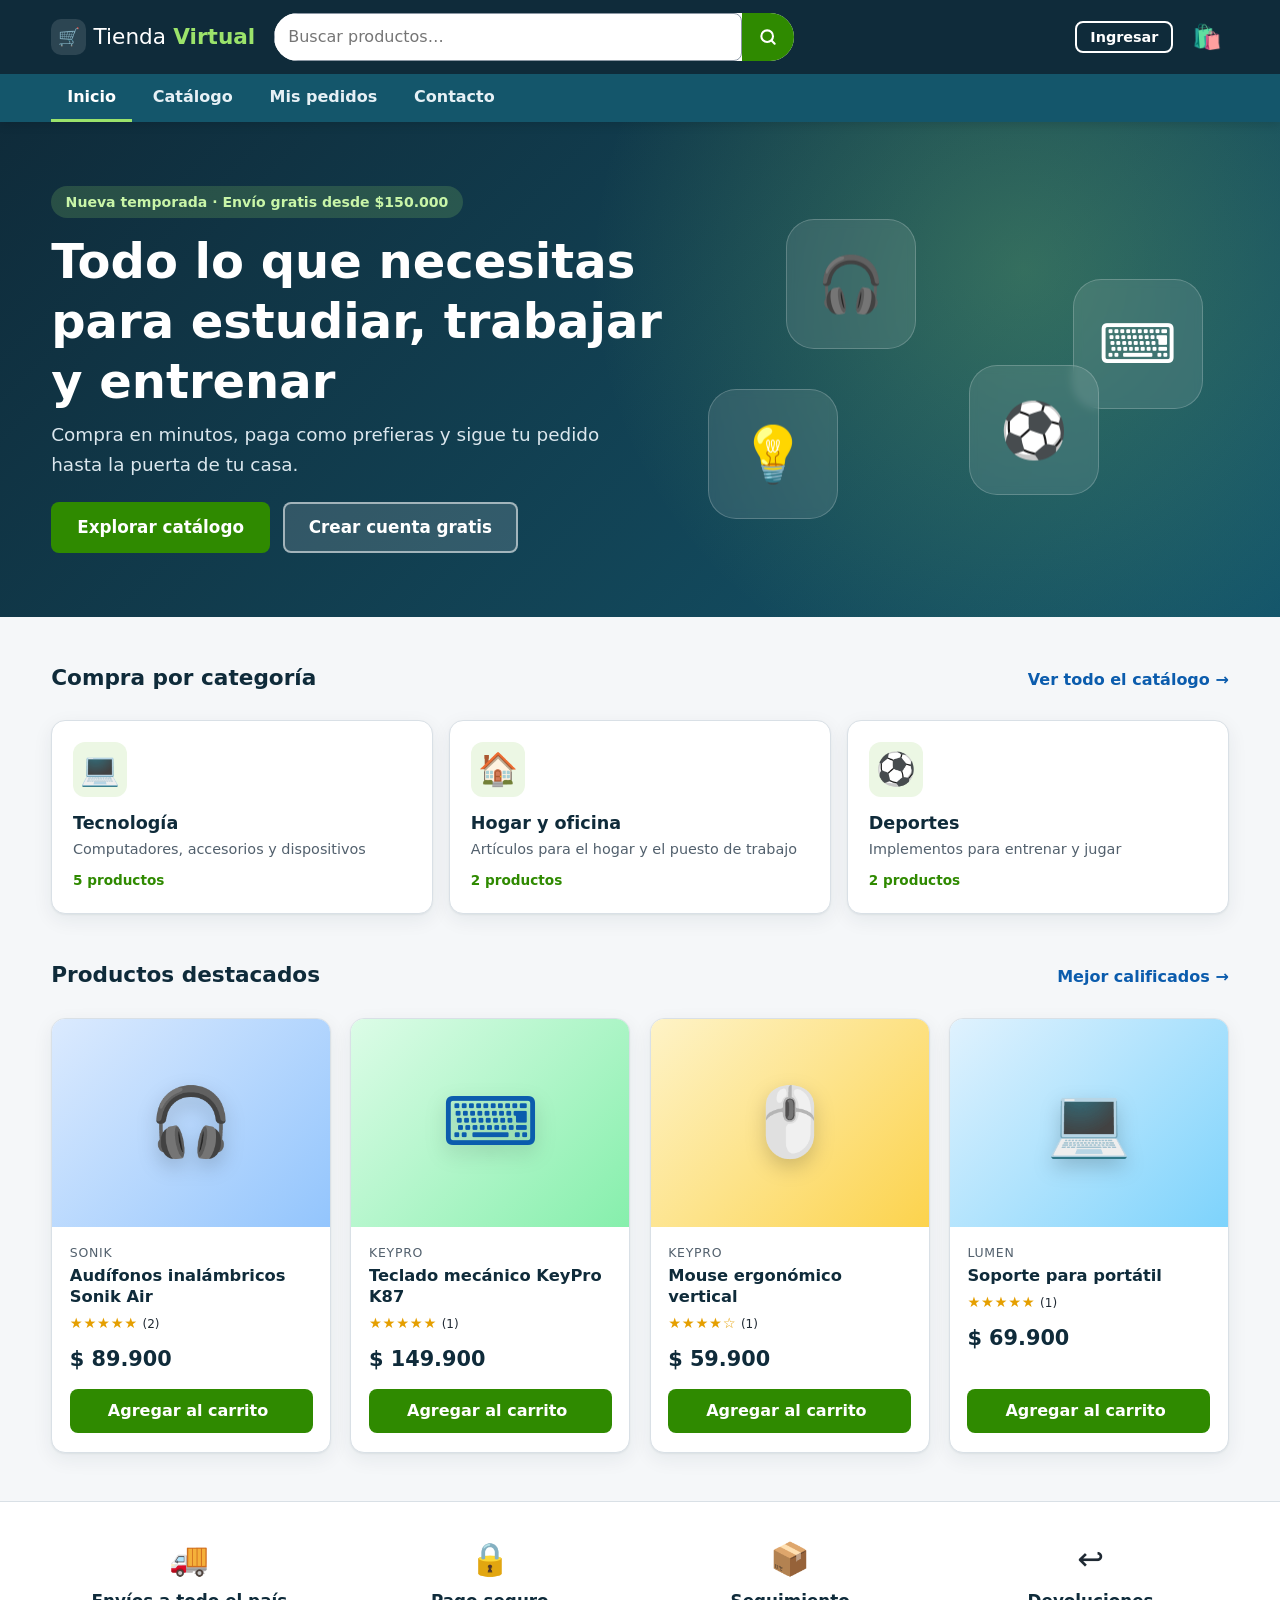
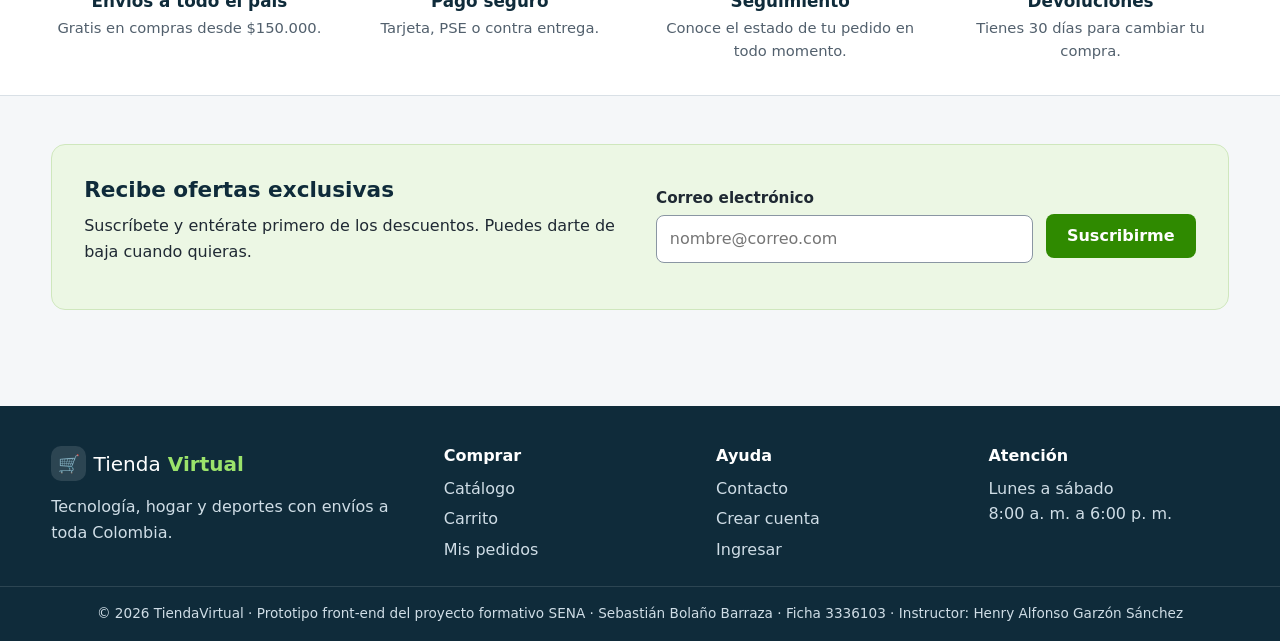
<file: index.html>
<!DOCTYPE html>
<html lang="es">
<head>
  <meta charset="UTF-8">
  <meta name="viewport" content="width=device-width, initial-scale=1.0">
  <meta name="description" content="TiendaVirtual: compra tecnología, artículos para el hogar y deportes con envío a toda Colombia.">
  <meta name="theme-color" content="#0f2b3a">
  <title>Inicio | TiendaVirtual</title>
  <link rel="icon" href="data:image/svg+xml,<svg xmlns='http://www.w3.org/2000/svg' viewBox='0 0 100 100'><text y='.9em' font-size='90'>🛒</text></svg>">
  <link rel="stylesheet" href="css/estilos.css">
</head>
<body>
  <a class="saltar" href="#contenido">Saltar al contenido principal</a>

  <!-- Cabecera común -->
  <header class="cabecera">
    <div class="contenedor cabecera__fila">
      <a class="logo" href="index.html" aria-label="TiendaVirtual, ir al inicio"><span class="logo__icono" aria-hidden="true">🛒</span>Tienda<strong>Virtual</strong></a>
      <form class="buscador" action="catalogo.html" role="search">
        <label for="buscar-global" class="solo-lectores">Buscar productos</label>
        <input id="buscar-global" type="search" name="q" placeholder="Buscar productos…" autocomplete="off">
        <button type="submit" aria-label="Buscar"><svg width="20" height="20" viewBox="0 0 24 24" fill="none" stroke="currentColor" stroke-width="2.5" stroke-linecap="round" aria-hidden="true"><circle cx="11" cy="11" r="7"/><path d="m20 20-3.5-3.5"/></svg></button>
      </form>
      <div class="cabecera__acciones">
        <div id="cuenta" class="cuenta"></div>
        <a id="enlace-carrito" class="enlace-carrito" href="carrito.html" aria-label="Carrito de compras"><span aria-hidden="true">🛍️</span><span class="contador-carrito" hidden>0</span></a>
        <button id="btn-menu" class="btn-menu" aria-expanded="false" aria-controls="menu-principal"><span aria-hidden="true">☰</span><span class="solo-lectores">Abrir menú</span></button>
      </div>
    </div>
    <nav class="navegacion" aria-label="Navegación principal">
      <div class="contenedor">
        <ul id="menu-principal" class="menu">
            <li><a href="index.html" aria-current="page">Inicio</a></li>
            <li><a href="catalogo.html">Catálogo</a></li>
            <li><a href="pedidos.html">Mis pedidos</a></li>
            <li><a href="contacto.html">Contacto</a></li>
        </ul>
      </div>
    </nav>
  </header>

  <main id="contenido" tabindex="-1">

    <section class="hero">
      <div class="contenedor hero__grid">
        <div>
          <p class="sobretitulo">Nueva temporada · Envío gratis desde $150.000</p>
          <h1>Todo lo que necesitas para estudiar, trabajar y entrenar</h1>
          <p class="hero__texto">Compra en minutos, paga como prefieras y sigue tu pedido hasta la puerta de tu casa.</p>
          <div class="hero__acciones">
            <a class="btn btn--primario btn--grande" href="catalogo.html">Explorar catálogo</a>
            <a class="btn btn--claro btn--grande" href="registro.html">Crear cuenta gratis</a>
          </div>
        </div>
        <div class="hero__visual" aria-hidden="true">
          <div class="burbuja b1">🎧</div><div class="burbuja b2">⌨️</div><div class="burbuja b3">💡</div><div class="burbuja b4">⚽</div>
        </div>
      </div>
    </section>

    <section class="seccion contenedor" aria-labelledby="t-categorias">
      <div class="seccion__cab"><h2 id="t-categorias">Compra por categoría</h2><a href="catalogo.html">Ver todo el catálogo →</a></div>
      <ul id="lista-categorias" class="grid-categorias"></ul>
    </section>

    <section class="seccion contenedor" aria-labelledby="t-destacados">
      <div class="seccion__cab"><h2 id="t-destacados">Productos destacados</h2><a href="catalogo.html?orden=calificacion">Mejor calificados →</a></div>
      <div id="destacados" class="grid-productos"></div>
    </section>

    <section class="beneficios" aria-labelledby="t-beneficios">
      <div class="contenedor">
        <h2 id="t-beneficios" class="solo-lectores">Beneficios de comprar en TiendaVirtual</h2>
        <ul class="grid-beneficios">
          <li><span aria-hidden="true">🚚</span><h3>Envíos a todo el país</h3><p>Gratis en compras desde $150.000.</p></li>
          <li><span aria-hidden="true">🔒</span><h3>Pago seguro</h3><p>Tarjeta, PSE o contra entrega.</p></li>
          <li><span aria-hidden="true">📦</span><h3>Seguimiento</h3><p>Conoce el estado de tu pedido en todo momento.</p></li>
          <li><span aria-hidden="true">↩️</span><h3>Devoluciones</h3><p>Tienes 30 días para cambiar tu compra.</p></li>
        </ul>
      </div>
    </section>

    <section class="seccion contenedor boletin" aria-labelledby="t-boletin">
      <div>
        <h2 id="t-boletin">Recibe ofertas exclusivas</h2>
        <p>Suscríbete y entérate primero de los descuentos. Puedes darte de baja cuando quieras.</p>
      </div>
      <form id="form-boletin" class="boletin__form" novalidate>
        <div class="campo">
          <label for="correo_boletin">Correo electrónico</label>
          <input id="correo_boletin" name="correo_boletin" type="email" autocomplete="email" placeholder="nombre@correo.com" aria-describedby="error-correo_boletin" required>
          <p id="error-correo_boletin" class="campo__error"></p>
        </div>
        <button type="submit" class="btn btn--primario">Suscribirme</button>
      </form>
    </section>
  </main>

  <!-- Pie de página común -->
  <footer class="pie">
    <div class="contenedor pie__grid">
      <section aria-labelledby="pie-1">
        <p class="logo logo--claro"><span class="logo__icono" aria-hidden="true">🛒</span>Tienda<strong>Virtual</strong></p>
        <p id="pie-1" class="solo-lectores">Sobre TiendaVirtual</p>
        <p>Tecnología, hogar y deportes con envíos a toda Colombia.</p>
      </section>
      <nav aria-labelledby="pie-2"><h2 id="pie-2">Comprar</h2><ul><li><a href="catalogo.html">Catálogo</a></li><li><a href="carrito.html">Carrito</a></li><li><a href="pedidos.html">Mis pedidos</a></li></ul></nav>
      <nav aria-labelledby="pie-3"><h2 id="pie-3">Ayuda</h2><ul><li><a href="contacto.html">Contacto</a></li><li><a href="registro.html">Crear cuenta</a></li><li><a href="login.html">Ingresar</a></li></ul></nav>
      <section aria-labelledby="pie-4"><h2 id="pie-4">Atención</h2><p>Lunes a sábado<br>8:00 a. m. a 6:00 p. m.</p></section>
    </div>
    <div class="pie__base"><div class="contenedor">
      <p>© <span class="anio">2026</span> TiendaVirtual · Prototipo front-end del proyecto formativo SENA · Sebastián Bolaño Barraza · Ficha 3336103 · Instructor: Henry Alfonso Garzón Sánchez</p>
    </div></div>
  </footer>

  <!-- Región para avisos emergentes (lectores de pantalla) -->
  <div id="avisos" class="avisos" role="status" aria-live="polite"></div>

  <script src="js/datos.js"></script>
  <script src="js/app.js"></script>
  <script src="js/inicio.js"></script>
</body>
</html>
</file>
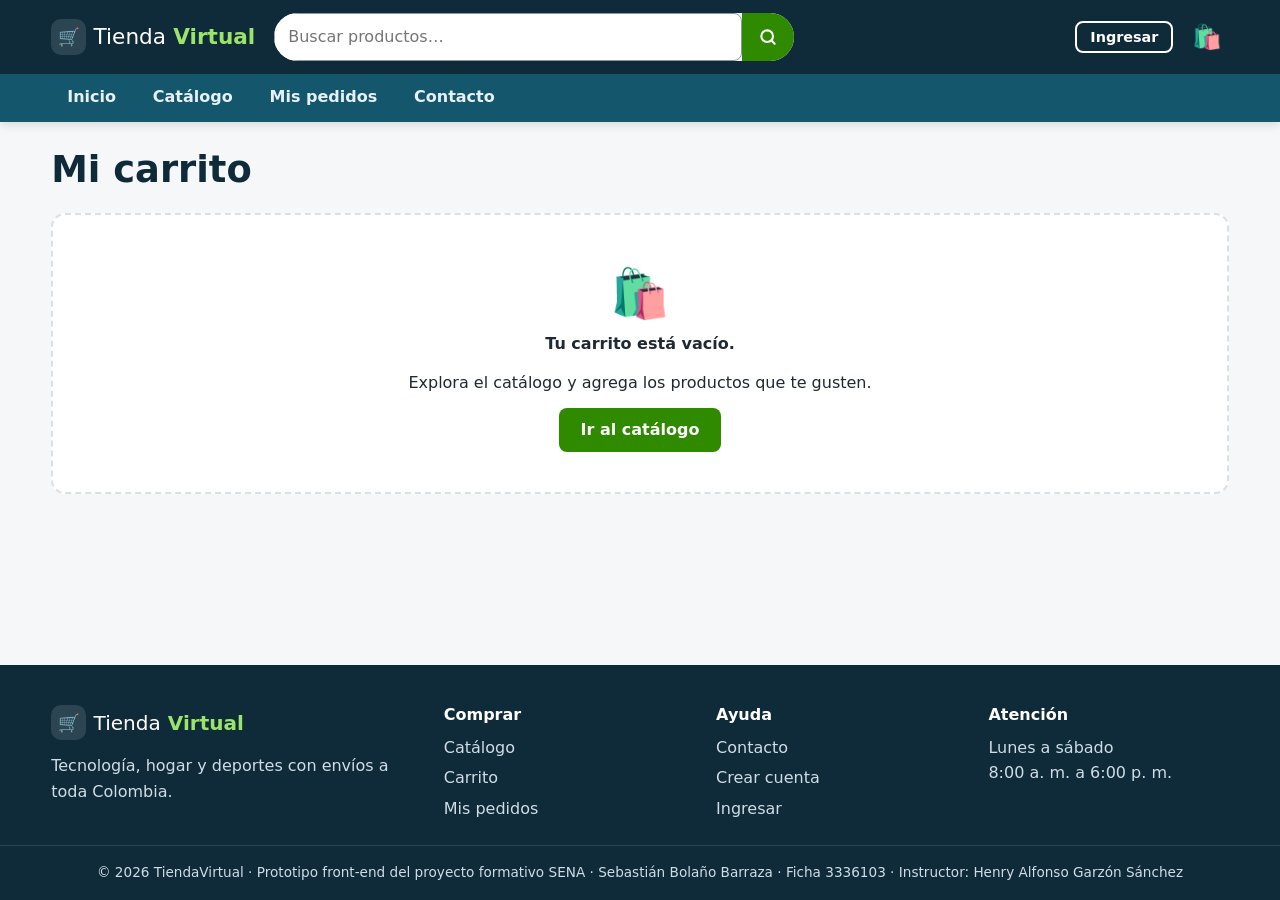
<file: carrito.html>
<!DOCTYPE html>
<html lang="es">
<head>
  <meta charset="UTF-8">
  <meta name="viewport" content="width=device-width, initial-scale=1.0">
  <meta name="description" content="Carrito de compras de TiendaVirtual.">
  <meta name="theme-color" content="#0f2b3a">
  <title>Carrito | TiendaVirtual</title>
  <link rel="icon" href="data:image/svg+xml,<svg xmlns='http://www.w3.org/2000/svg' viewBox='0 0 100 100'><text y='.9em' font-size='90'>🛒</text></svg>">
  <link rel="stylesheet" href="css/estilos.css">
</head>
<body>
  <a class="saltar" href="#contenido">Saltar al contenido principal</a>

  <!-- Cabecera común -->
  <header class="cabecera">
    <div class="contenedor cabecera__fila">
      <a class="logo" href="index.html" aria-label="TiendaVirtual, ir al inicio"><span class="logo__icono" aria-hidden="true">🛒</span>Tienda<strong>Virtual</strong></a>
      <form class="buscador" action="catalogo.html" role="search">
        <label for="buscar-global" class="solo-lectores">Buscar productos</label>
        <input id="buscar-global" type="search" name="q" placeholder="Buscar productos…" autocomplete="off">
        <button type="submit" aria-label="Buscar"><svg width="20" height="20" viewBox="0 0 24 24" fill="none" stroke="currentColor" stroke-width="2.5" stroke-linecap="round" aria-hidden="true"><circle cx="11" cy="11" r="7"/><path d="m20 20-3.5-3.5"/></svg></button>
      </form>
      <div class="cabecera__acciones">
        <div id="cuenta" class="cuenta"></div>
        <a id="enlace-carrito" class="enlace-carrito" href="carrito.html" aria-label="Carrito de compras"><span aria-hidden="true">🛍️</span><span class="contador-carrito" hidden>0</span></a>
        <button id="btn-menu" class="btn-menu" aria-expanded="false" aria-controls="menu-principal"><span aria-hidden="true">☰</span><span class="solo-lectores">Abrir menú</span></button>
      </div>
    </div>
    <nav class="navegacion" aria-label="Navegación principal">
      <div class="contenedor">
        <ul id="menu-principal" class="menu">
            <li><a href="index.html">Inicio</a></li>
            <li><a href="catalogo.html">Catálogo</a></li>
            <li><a href="pedidos.html">Mis pedidos</a></li>
            <li><a href="contacto.html">Contacto</a></li>
        </ul>
      </div>
    </nav>
  </header>

  <main id="contenido" tabindex="-1">

    <div class="contenedor">
      <div class="titulo-pagina"><h1>Mi carrito</h1></div>
      <div id="carrito-vacio" class="vacio" hidden>
        <p class="vacio__icono" aria-hidden="true">🛍️</p><p><strong>Tu carrito está vacío.</strong></p><p>Explora el catálogo y agrega los productos que te gusten.</p>
        <a class="btn btn--primario" href="catalogo.html">Ir al catálogo</a>
      </div>
      <div id="carrito-lleno" class="carrito" hidden>
        <section aria-label="Productos en el carrito">
          <ul id="items-carrito" class="lista-carrito"></ul>
          <div class="carrito__acciones"><a href="catalogo.html">← Seguir comprando</a><button type="button" id="vaciar" class="btn-texto btn-texto--peligro">Vaciar carrito</button></div>
        </section>
        <aside class="resumen caja" aria-labelledby="t-resumen">
          <h2 id="t-resumen">Resumen</h2>
          <dl class="resumen__lista">
            <div><dt>Subtotal</dt><dd id="r-subtotal"></dd></div>
            <div><dt>Envío</dt><dd id="r-envio"></dd></div>
            <div class="resumen__total"><dt>Total</dt><dd id="r-total"></dd></div>
          </dl>
          <label for="barra-envio" class="solo-lectores">Progreso hacia el envío gratis</label>
          <progress id="barra-envio" class="barra-envio" value="0"></progress>
          <p id="msg-envio" class="texto-suave"></p>
          <a class="btn btn--primario btn--bloque btn--grande" href="checkout.html">Continuar con la compra</a>
          <p class="texto-suave texto-centro"><span aria-hidden="true">🔒</span> Pago 100 % seguro</p>
        </aside>
      </div>
    </div>
  </main>

  <!-- Pie de página común -->
  <footer class="pie">
    <div class="contenedor pie__grid">
      <section aria-labelledby="pie-1">
        <p class="logo logo--claro"><span class="logo__icono" aria-hidden="true">🛒</span>Tienda<strong>Virtual</strong></p>
        <p id="pie-1" class="solo-lectores">Sobre TiendaVirtual</p>
        <p>Tecnología, hogar y deportes con envíos a toda Colombia.</p>
      </section>
      <nav aria-labelledby="pie-2"><h2 id="pie-2">Comprar</h2><ul><li><a href="catalogo.html">Catálogo</a></li><li><a href="carrito.html">Carrito</a></li><li><a href="pedidos.html">Mis pedidos</a></li></ul></nav>
      <nav aria-labelledby="pie-3"><h2 id="pie-3">Ayuda</h2><ul><li><a href="contacto.html">Contacto</a></li><li><a href="registro.html">Crear cuenta</a></li><li><a href="login.html">Ingresar</a></li></ul></nav>
      <section aria-labelledby="pie-4"><h2 id="pie-4">Atención</h2><p>Lunes a sábado<br>8:00 a. m. a 6:00 p. m.</p></section>
    </div>
    <div class="pie__base"><div class="contenedor">
      <p>© <span class="anio">2026</span> TiendaVirtual · Prototipo front-end del proyecto formativo SENA · Sebastián Bolaño Barraza · Ficha 3336103 · Instructor: Henry Alfonso Garzón Sánchez</p>
    </div></div>
  </footer>

  <!-- Región para avisos emergentes (lectores de pantalla) -->
  <div id="avisos" class="avisos" role="status" aria-live="polite"></div>

  <script src="js/datos.js"></script>
  <script src="js/app.js"></script>
  <script src="js/carrito.js"></script>
</body>
</html>
</file>
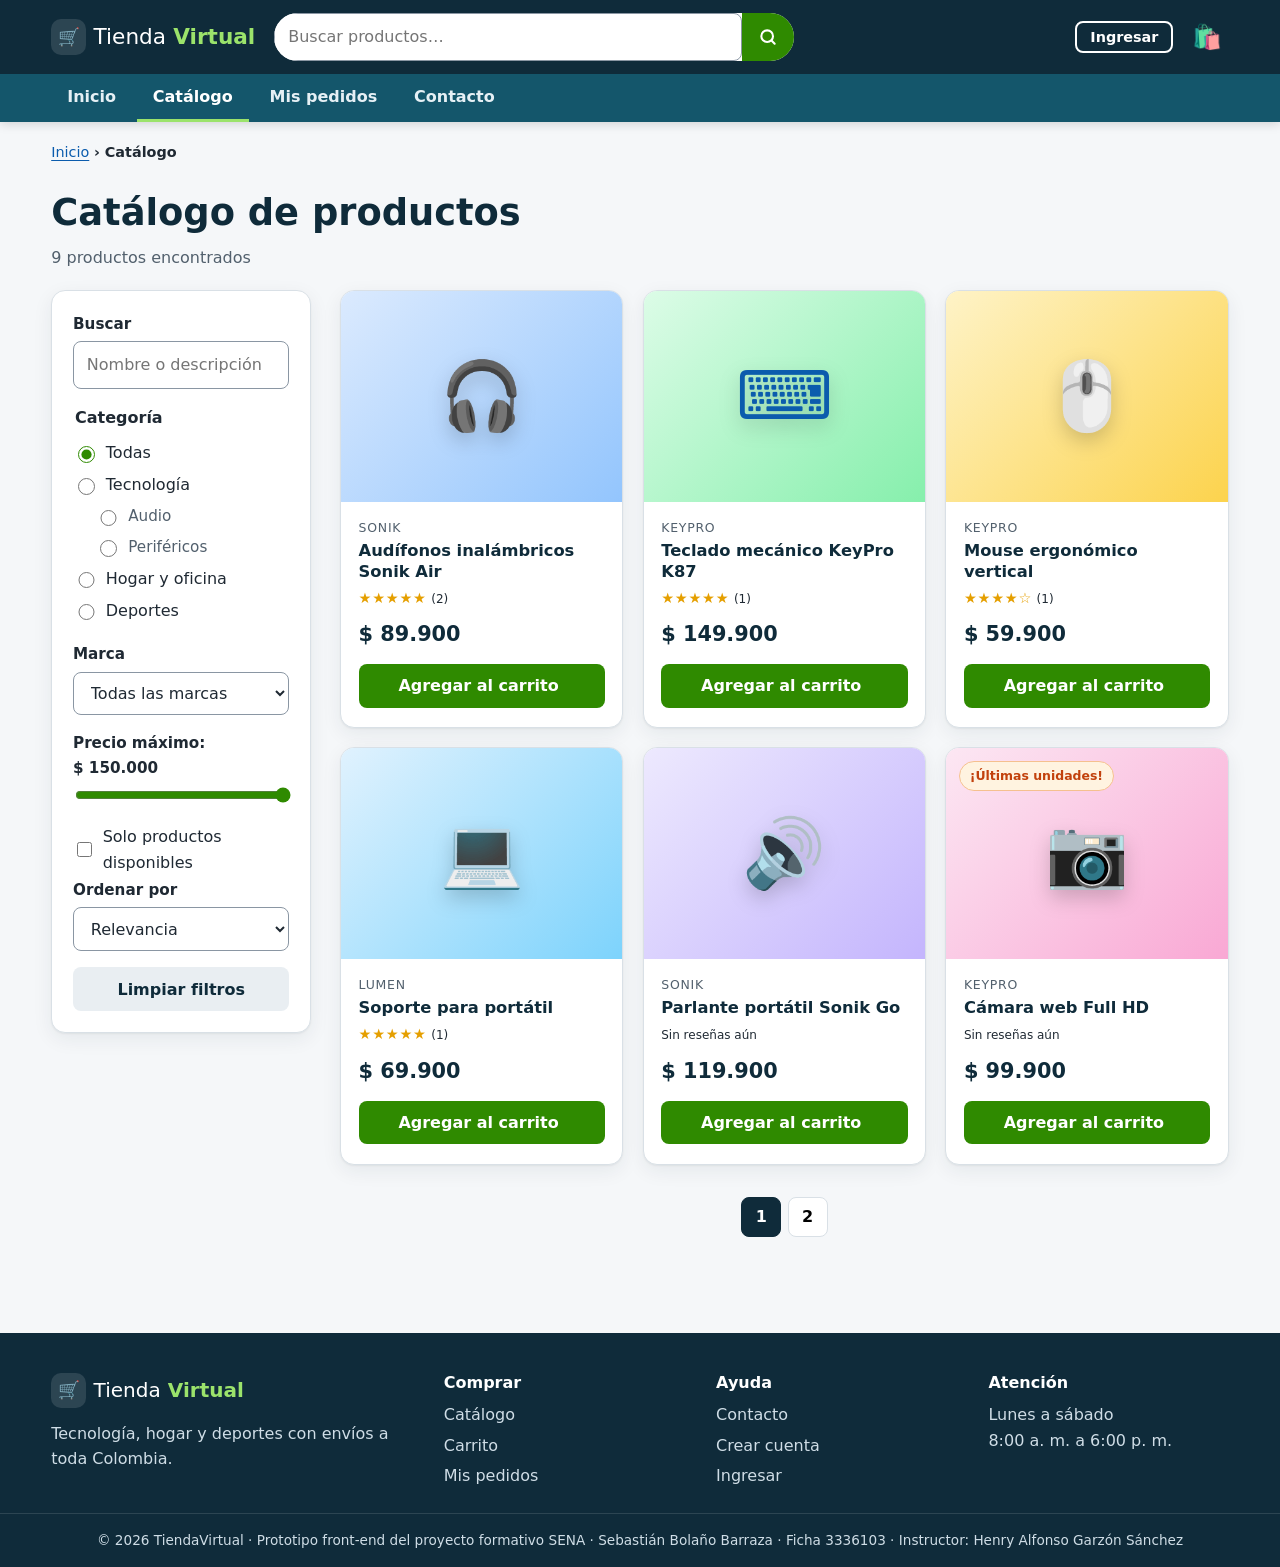
<file: catalogo.html>
<!DOCTYPE html>
<html lang="es">
<head>
  <meta charset="UTF-8">
  <meta name="viewport" content="width=device-width, initial-scale=1.0">
  <meta name="description" content="Catálogo de productos de TiendaVirtual con filtros por categoría, marca y precio.">
  <meta name="theme-color" content="#0f2b3a">
  <title>Catálogo | TiendaVirtual</title>
  <link rel="icon" href="data:image/svg+xml,<svg xmlns='http://www.w3.org/2000/svg' viewBox='0 0 100 100'><text y='.9em' font-size='90'>🛒</text></svg>">
  <link rel="stylesheet" href="css/estilos.css">
</head>
<body>
  <a class="saltar" href="#contenido">Saltar al contenido principal</a>

  <!-- Cabecera común -->
  <header class="cabecera">
    <div class="contenedor cabecera__fila">
      <a class="logo" href="index.html" aria-label="TiendaVirtual, ir al inicio"><span class="logo__icono" aria-hidden="true">🛒</span>Tienda<strong>Virtual</strong></a>
      <form class="buscador" action="catalogo.html" role="search">
        <label for="buscar-global" class="solo-lectores">Buscar productos</label>
        <input id="buscar-global" type="search" name="q" placeholder="Buscar productos…" autocomplete="off">
        <button type="submit" aria-label="Buscar"><svg width="20" height="20" viewBox="0 0 24 24" fill="none" stroke="currentColor" stroke-width="2.5" stroke-linecap="round" aria-hidden="true"><circle cx="11" cy="11" r="7"/><path d="m20 20-3.5-3.5"/></svg></button>
      </form>
      <div class="cabecera__acciones">
        <div id="cuenta" class="cuenta"></div>
        <a id="enlace-carrito" class="enlace-carrito" href="carrito.html" aria-label="Carrito de compras"><span aria-hidden="true">🛍️</span><span class="contador-carrito" hidden>0</span></a>
        <button id="btn-menu" class="btn-menu" aria-expanded="false" aria-controls="menu-principal"><span aria-hidden="true">☰</span><span class="solo-lectores">Abrir menú</span></button>
      </div>
    </div>
    <nav class="navegacion" aria-label="Navegación principal">
      <div class="contenedor">
        <ul id="menu-principal" class="menu">
            <li><a href="index.html">Inicio</a></li>
            <li><a href="catalogo.html" aria-current="page">Catálogo</a></li>
            <li><a href="pedidos.html">Mis pedidos</a></li>
            <li><a href="contacto.html">Contacto</a></li>
        </ul>
      </div>
    </nav>
  </header>

  <main id="contenido" tabindex="-1">

    <div class="contenedor">
      <nav aria-label="Ruta de navegación"><ol class="migas"><li><a href="index.html">Inicio</a></li><li aria-current="page">Catálogo</li></ol></nav>
      <div class="titulo-pagina"><h1>Catálogo de productos</h1><p id="resultado-info" class="texto-suave" aria-live="polite"></p></div>
      <button id="btn-filtros" class="btn btn--contorno btn-filtros" aria-expanded="false" aria-controls="filtros">Mostrar filtros</button>
      <div class="catalogo">
        <form id="filtros" class="filtros" aria-label="Filtros del catálogo">
          <div class="campo">
            <label for="q">Buscar</label>
            <input id="q" name="q" type="search" placeholder="Nombre o descripción">
          </div>
          <fieldset class="filtros__grupo">
            <legend>Categoría</legend>
            <div id="filtro-categorias"><label class="opcion"><input type="radio" name="categoria" value="0" checked> Todas</label></div>
          </fieldset>
          <div class="campo">
            <label for="marca">Marca</label>
            <select id="marca" name="marca"><option value="0">Todas las marcas</option></select>
          </div>
          <div class="campo">
            <label for="precio">Precio máximo: <output id="precio-valor" for="precio"></output></label>
            <input id="precio" name="precio" type="range" min="10000" step="10000">
          </div>
          <label class="opcion"><input type="checkbox" name="disponibles"> Solo productos disponibles</label>
          <div class="campo">
            <label for="orden">Ordenar por</label>
            <select id="orden" name="orden">
              <option value="relevancia">Relevancia</option><option value="precio-asc">Precio: menor a mayor</option>
              <option value="precio-desc">Precio: mayor a menor</option><option value="nombre">Nombre (A-Z)</option><option value="calificacion">Mejor calificados</option>
            </select>
          </div>
          <button type="button" id="limpiar-filtros" class="btn btn--secundario btn--bloque">Limpiar filtros</button>
        </form>
        <section aria-label="Resultados">
          <div id="productos" class="grid-productos"></div>
          <div id="sin-resultados" class="vacio" hidden><p><span aria-hidden="true">🔎</span> No encontramos productos con esos filtros.</p><p>Prueba con otra palabra o limpia los filtros.</p></div>
          <nav id="paginacion" class="paginacion" aria-label="Paginación"></nav>
        </section>
      </div>
    </div>
  </main>

  <!-- Pie de página común -->
  <footer class="pie">
    <div class="contenedor pie__grid">
      <section aria-labelledby="pie-1">
        <p class="logo logo--claro"><span class="logo__icono" aria-hidden="true">🛒</span>Tienda<strong>Virtual</strong></p>
        <p id="pie-1" class="solo-lectores">Sobre TiendaVirtual</p>
        <p>Tecnología, hogar y deportes con envíos a toda Colombia.</p>
      </section>
      <nav aria-labelledby="pie-2"><h2 id="pie-2">Comprar</h2><ul><li><a href="catalogo.html">Catálogo</a></li><li><a href="carrito.html">Carrito</a></li><li><a href="pedidos.html">Mis pedidos</a></li></ul></nav>
      <nav aria-labelledby="pie-3"><h2 id="pie-3">Ayuda</h2><ul><li><a href="contacto.html">Contacto</a></li><li><a href="registro.html">Crear cuenta</a></li><li><a href="login.html">Ingresar</a></li></ul></nav>
      <section aria-labelledby="pie-4"><h2 id="pie-4">Atención</h2><p>Lunes a sábado<br>8:00 a. m. a 6:00 p. m.</p></section>
    </div>
    <div class="pie__base"><div class="contenedor">
      <p>© <span class="anio">2026</span> TiendaVirtual · Prototipo front-end del proyecto formativo SENA · Sebastián Bolaño Barraza · Ficha 3336103 · Instructor: Henry Alfonso Garzón Sánchez</p>
    </div></div>
  </footer>

  <!-- Región para avisos emergentes (lectores de pantalla) -->
  <div id="avisos" class="avisos" role="status" aria-live="polite"></div>

  <script src="js/datos.js"></script>
  <script src="js/app.js"></script>
  <script src="js/catalogo.js"></script>
</body>
</html>
</file>
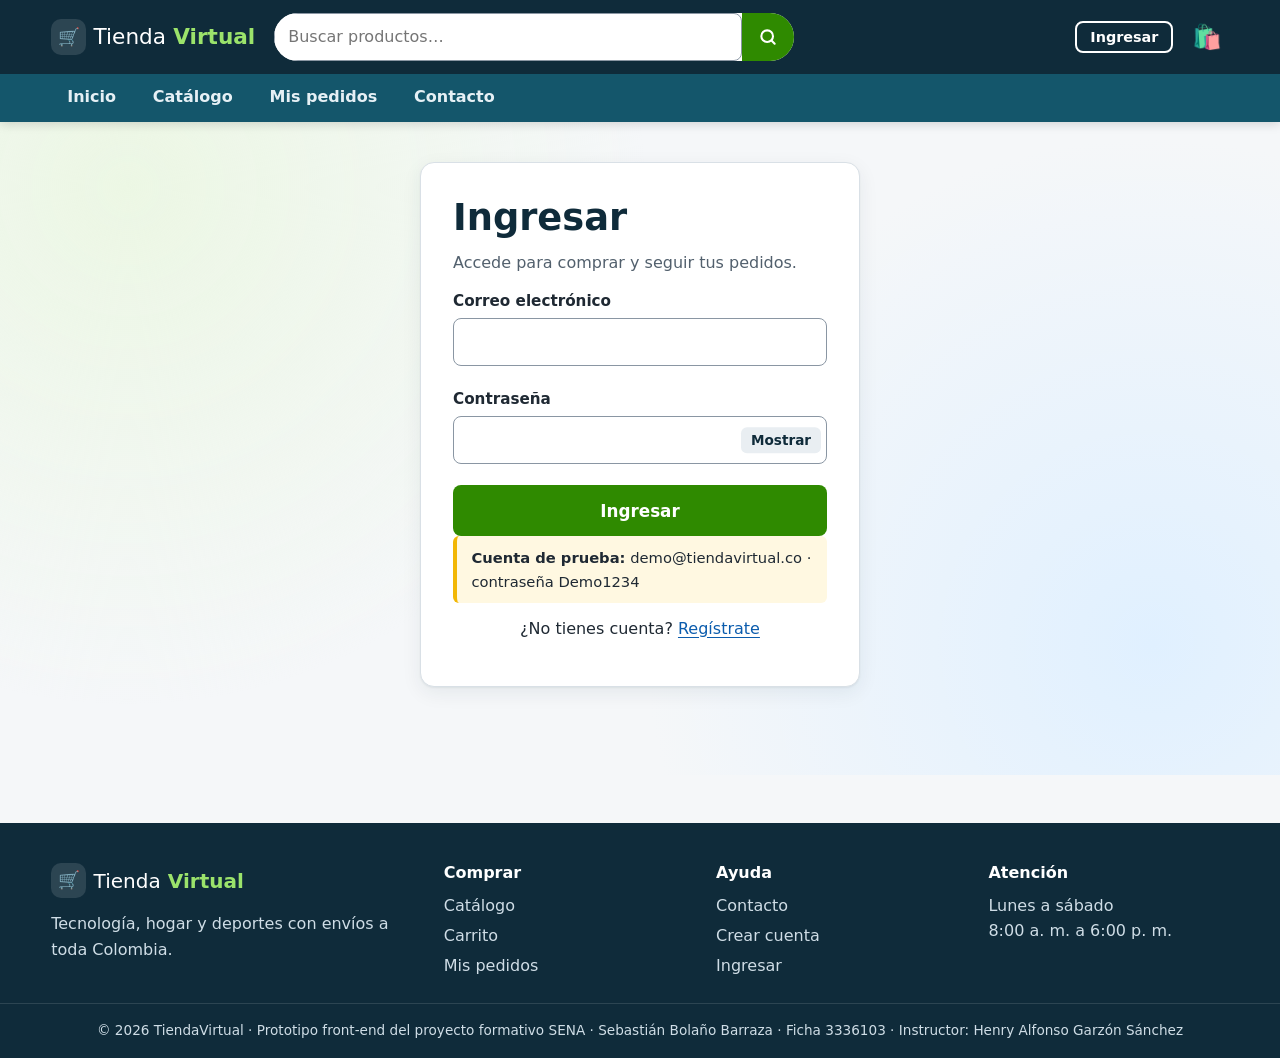
<file: checkout.html>
<!DOCTYPE html>
<html lang="es">
<head>
  <meta charset="UTF-8">
  <meta name="viewport" content="width=device-width, initial-scale=1.0">
  <meta name="description" content="Finaliza tu compra: datos de entrega, método de pago y confirmación.">
  <meta name="theme-color" content="#0f2b3a">
  <title>Finalizar compra | TiendaVirtual</title>
  <link rel="icon" href="data:image/svg+xml,<svg xmlns='http://www.w3.org/2000/svg' viewBox='0 0 100 100'><text y='.9em' font-size='90'>🛒</text></svg>">
  <link rel="stylesheet" href="css/estilos.css">
</head>
<body>
  <a class="saltar" href="#contenido">Saltar al contenido principal</a>

  <!-- Cabecera común -->
  <header class="cabecera">
    <div class="contenedor cabecera__fila">
      <a class="logo" href="index.html" aria-label="TiendaVirtual, ir al inicio"><span class="logo__icono" aria-hidden="true">🛒</span>Tienda<strong>Virtual</strong></a>
      <form class="buscador" action="catalogo.html" role="search">
        <label for="buscar-global" class="solo-lectores">Buscar productos</label>
        <input id="buscar-global" type="search" name="q" placeholder="Buscar productos…" autocomplete="off">
        <button type="submit" aria-label="Buscar"><svg width="20" height="20" viewBox="0 0 24 24" fill="none" stroke="currentColor" stroke-width="2.5" stroke-linecap="round" aria-hidden="true"><circle cx="11" cy="11" r="7"/><path d="m20 20-3.5-3.5"/></svg></button>
      </form>
      <div class="cabecera__acciones">
        <div id="cuenta" class="cuenta"></div>
        <a id="enlace-carrito" class="enlace-carrito" href="carrito.html" aria-label="Carrito de compras"><span aria-hidden="true">🛍️</span><span class="contador-carrito" hidden>0</span></a>
        <button id="btn-menu" class="btn-menu" aria-expanded="false" aria-controls="menu-principal"><span aria-hidden="true">☰</span><span class="solo-lectores">Abrir menú</span></button>
      </div>
    </div>
    <nav class="navegacion" aria-label="Navegación principal">
      <div class="contenedor">
        <ul id="menu-principal" class="menu">
            <li><a href="index.html">Inicio</a></li>
            <li><a href="catalogo.html">Catálogo</a></li>
            <li><a href="pedidos.html">Mis pedidos</a></li>
            <li><a href="contacto.html">Contacto</a></li>
        </ul>
      </div>
    </nav>
  </header>

  <main id="contenido" tabindex="-1">

    <div class="contenedor">
      <div class="titulo-pagina"><h1>Finalizar compra</h1></div>
      <ol class="pasos-indicador" aria-label="Pasos de la compra">
        <li><span aria-hidden="true">1</span> Entrega</li><li><span aria-hidden="true">2</span> Pago</li><li><span aria-hidden="true">3</span> Confirmación</li>
      </ol>
      <div class="checkout">
        <form id="form-checkout" class="caja" novalidate>
          <section class="paso" aria-labelledby="p1">
            <h2 id="p1">1. Datos de entrega</h2>
            <div class="fila-2">
              <div class="campo"><label for="destinatario">Nombre de quien recibe *</label><input id="destinatario" name="destinatario" autocomplete="name" aria-describedby="error-destinatario" required><p id="error-destinatario" class="campo__error"></p></div>
              <div class="campo"><label for="telefono_entrega">Teléfono de contacto *</label><input id="telefono_entrega" name="telefono_entrega" type="tel" inputmode="numeric" autocomplete="tel" placeholder="3001234567" aria-describedby="error-telefono_entrega" required><p id="error-telefono_entrega" class="campo__error"></p></div>
            </div>
            <div class="campo"><label for="ciudad">Ciudad *</label><select id="ciudad" name="ciudad" aria-describedby="error-ciudad" required><option value="">Selecciona una ciudad</option></select><p id="error-ciudad" class="campo__error"></p></div>
            <div class="fila-2">
              <div class="campo"><label for="direccion">Dirección *</label><input id="direccion" name="direccion" autocomplete="street-address" placeholder="Calle 45 # 13-20 Apto 301" aria-describedby="error-direccion" required><p id="error-direccion" class="campo__error"></p></div>
              <div class="campo"><label for="barrio">Barrio (opcional)</label><input id="barrio" name="barrio"></div>
            </div>
            <div class="acciones"><a class="btn btn--secundario" href="carrito.html">Volver al carrito</a><button type="button" class="btn btn--primario" data-siguiente>Continuar al pago</button></div>
          </section>
          <section class="paso" aria-labelledby="p2" hidden>
            <h2 id="p2">2. Método de pago</h2>
            <fieldset class="campo grupo-pago" aria-describedby="error-metodo"><legend>Elige cómo quieres pagar *</legend><div id="metodos" class="metodos"></div></fieldset>
            <p id="error-metodo" class="campo__error"></p>
            <p class="nota">Este es un prototipo: no se solicitan ni se guardan datos de tarjetas.</p>
            <div class="acciones"><button type="button" class="btn btn--secundario" data-anterior>Atrás</button><button type="button" class="btn btn--primario" data-siguiente>Revisar pedido</button></div>
          </section>
          <section class="paso" aria-labelledby="p3" hidden>
            <h2 id="p3">3. Confirma tu pedido</h2>
            <div id="confirmacion"></div>
            <label class="opcion"><input type="checkbox" name="acepto" aria-describedby="error-acepto"> Acepto los términos y condiciones de compra</label>
            <p id="error-acepto" class="campo__error"></p>
            <div class="acciones"><button type="button" class="btn btn--secundario" data-anterior>Atrás</button><button type="submit" class="btn btn--primario btn--grande">Confirmar pedido</button></div>
          </section>
        </form>
        <aside class="resumen caja" aria-labelledby="t-res">
          <h2 id="t-res">Tu pedido</h2>
          <ul id="resumen-items" class="resumen__items"></ul>
          <dl class="resumen__lista">
            <div><dt>Subtotal</dt><dd id="c-subtotal"></dd></div><div><dt>Envío</dt><dd id="c-envio"></dd></div>
            <div class="resumen__total"><dt>Total</dt><dd id="c-total"></dd></div>
          </dl>
        </aside>
      </div>
    </div>
  </main>

  <!-- Pie de página común -->
  <footer class="pie">
    <div class="contenedor pie__grid">
      <section aria-labelledby="pie-1">
        <p class="logo logo--claro"><span class="logo__icono" aria-hidden="true">🛒</span>Tienda<strong>Virtual</strong></p>
        <p id="pie-1" class="solo-lectores">Sobre TiendaVirtual</p>
        <p>Tecnología, hogar y deportes con envíos a toda Colombia.</p>
      </section>
      <nav aria-labelledby="pie-2"><h2 id="pie-2">Comprar</h2><ul><li><a href="catalogo.html">Catálogo</a></li><li><a href="carrito.html">Carrito</a></li><li><a href="pedidos.html">Mis pedidos</a></li></ul></nav>
      <nav aria-labelledby="pie-3"><h2 id="pie-3">Ayuda</h2><ul><li><a href="contacto.html">Contacto</a></li><li><a href="registro.html">Crear cuenta</a></li><li><a href="login.html">Ingresar</a></li></ul></nav>
      <section aria-labelledby="pie-4"><h2 id="pie-4">Atención</h2><p>Lunes a sábado<br>8:00 a. m. a 6:00 p. m.</p></section>
    </div>
    <div class="pie__base"><div class="contenedor">
      <p>© <span class="anio">2026</span> TiendaVirtual · Prototipo front-end del proyecto formativo SENA · Sebastián Bolaño Barraza · Ficha 3336103 · Instructor: Henry Alfonso Garzón Sánchez</p>
    </div></div>
  </footer>

  <!-- Región para avisos emergentes (lectores de pantalla) -->
  <div id="avisos" class="avisos" role="status" aria-live="polite"></div>

  <script src="js/datos.js"></script>
  <script src="js/app.js"></script>
  <script src="js/checkout.js"></script>
</body>
</html>
</file>
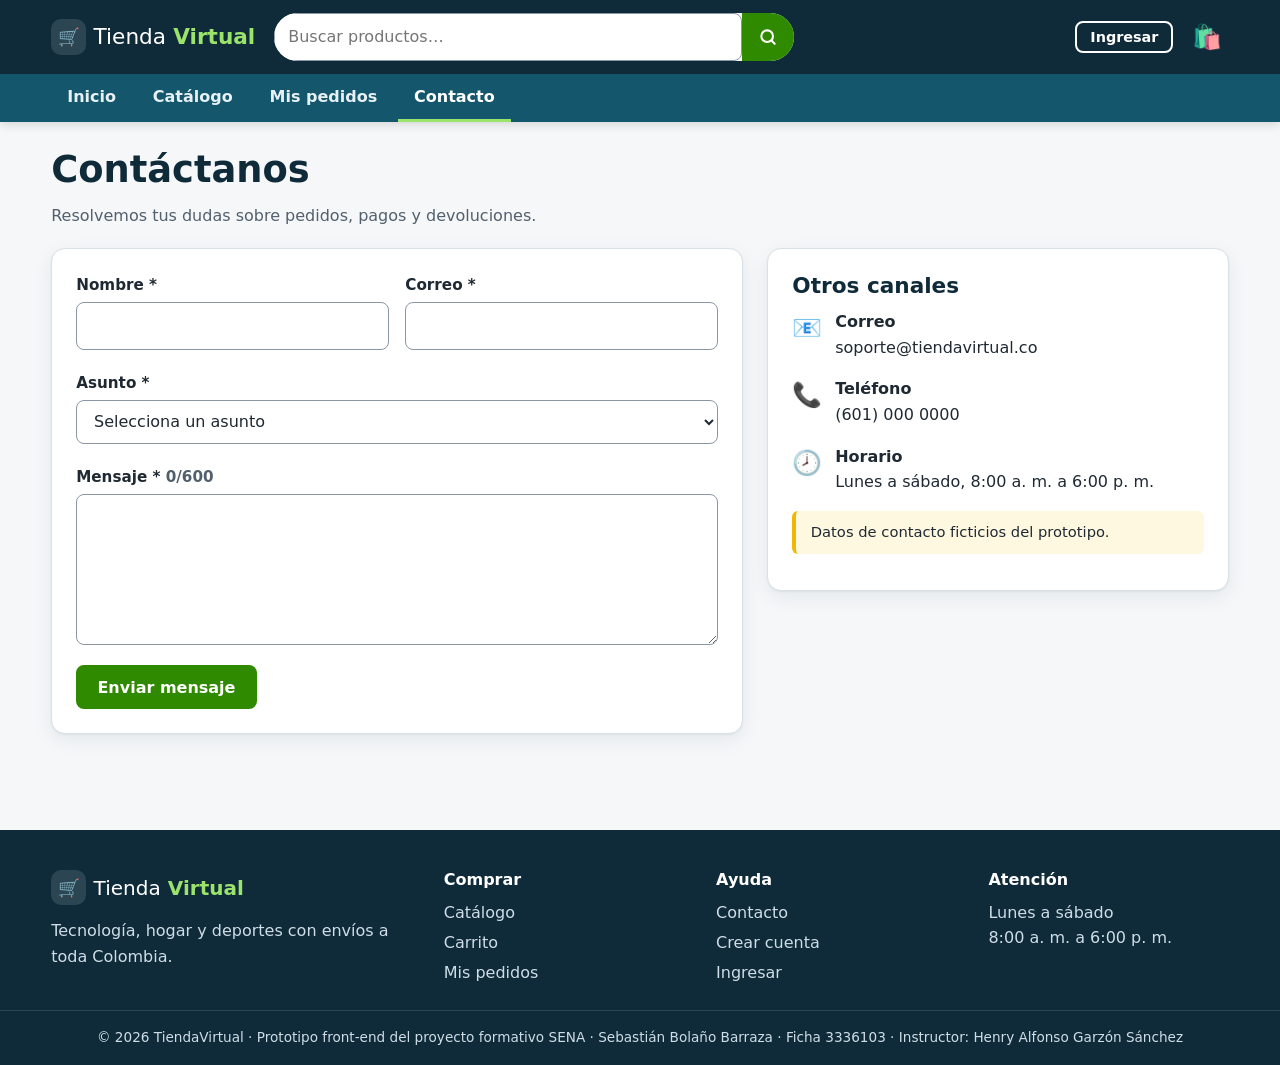
<file: contacto.html>
<!DOCTYPE html>
<html lang="es">
<head>
  <meta charset="UTF-8">
  <meta name="viewport" content="width=device-width, initial-scale=1.0">
  <meta name="description" content="Escríbenos: atención al cliente de TiendaVirtual.">
  <meta name="theme-color" content="#0f2b3a">
  <title>Contacto | TiendaVirtual</title>
  <link rel="icon" href="data:image/svg+xml,<svg xmlns='http://www.w3.org/2000/svg' viewBox='0 0 100 100'><text y='.9em' font-size='90'>🛒</text></svg>">
  <link rel="stylesheet" href="css/estilos.css">
</head>
<body>
  <a class="saltar" href="#contenido">Saltar al contenido principal</a>

  <!-- Cabecera común -->
  <header class="cabecera">
    <div class="contenedor cabecera__fila">
      <a class="logo" href="index.html" aria-label="TiendaVirtual, ir al inicio"><span class="logo__icono" aria-hidden="true">🛒</span>Tienda<strong>Virtual</strong></a>
      <form class="buscador" action="catalogo.html" role="search">
        <label for="buscar-global" class="solo-lectores">Buscar productos</label>
        <input id="buscar-global" type="search" name="q" placeholder="Buscar productos…" autocomplete="off">
        <button type="submit" aria-label="Buscar"><svg width="20" height="20" viewBox="0 0 24 24" fill="none" stroke="currentColor" stroke-width="2.5" stroke-linecap="round" aria-hidden="true"><circle cx="11" cy="11" r="7"/><path d="m20 20-3.5-3.5"/></svg></button>
      </form>
      <div class="cabecera__acciones">
        <div id="cuenta" class="cuenta"></div>
        <a id="enlace-carrito" class="enlace-carrito" href="carrito.html" aria-label="Carrito de compras"><span aria-hidden="true">🛍️</span><span class="contador-carrito" hidden>0</span></a>
        <button id="btn-menu" class="btn-menu" aria-expanded="false" aria-controls="menu-principal"><span aria-hidden="true">☰</span><span class="solo-lectores">Abrir menú</span></button>
      </div>
    </div>
    <nav class="navegacion" aria-label="Navegación principal">
      <div class="contenedor">
        <ul id="menu-principal" class="menu">
            <li><a href="index.html">Inicio</a></li>
            <li><a href="catalogo.html">Catálogo</a></li>
            <li><a href="pedidos.html">Mis pedidos</a></li>
            <li><a href="contacto.html" aria-current="page">Contacto</a></li>
        </ul>
      </div>
    </nav>
  </header>

  <main id="contenido" tabindex="-1">

    <div class="contenedor">
      <div class="titulo-pagina"><h1>Contáctanos</h1><p class="texto-suave">Resolvemos tus dudas sobre pedidos, pagos y devoluciones.</p></div>
      <div class="contacto">
        <form id="form-contacto" class="caja" novalidate>
          <div class="fila-2">
            <div class="campo"><label for="nombre">Nombre *</label><input id="nombre" name="nombre" autocomplete="name" aria-describedby="error-nombre" required><p id="error-nombre" class="campo__error"></p></div>
            <div class="campo"><label for="correo">Correo *</label><input id="correo" name="correo" type="email" autocomplete="email" aria-describedby="error-correo" required><p id="error-correo" class="campo__error"></p></div>
          </div>
          <div class="campo"><label for="asunto">Asunto *</label><select id="asunto" name="asunto" aria-describedby="error-asunto" required><option value="">Selecciona un asunto</option><option>Estado de mi pedido</option><option>Pagos y facturación</option><option>Cambios y devoluciones</option><option>Otro</option></select><p id="error-asunto" class="campo__error"></p></div>
          <div class="campo"><label for="mensaje">Mensaje * <span id="contador-msg" class="texto-suave">0/600</span></label><textarea id="mensaje" name="mensaje" rows="5" maxlength="600" aria-describedby="error-mensaje" required></textarea><p id="error-mensaje" class="campo__error"></p></div>
          <button type="submit" class="btn btn--primario">Enviar mensaje</button>
        </form>
        <aside class="caja contacto__info" aria-labelledby="t-canales">
          <h2 id="t-canales">Otros canales</h2>
          <ul class="lista-iconos">
            <li><span aria-hidden="true">📧</span><div><strong>Correo</strong><br>soporte@tiendavirtual.co</div></li>
            <li><span aria-hidden="true">📞</span><div><strong>Teléfono</strong><br>(601) 000 0000</div></li>
            <li><span aria-hidden="true">🕗</span><div><strong>Horario</strong><br>Lunes a sábado, 8:00 a. m. a 6:00 p. m.</div></li>
          </ul>
          <p class="nota">Datos de contacto ficticios del prototipo.</p>
        </aside>
      </div>
    </div>
  </main>

  <!-- Pie de página común -->
  <footer class="pie">
    <div class="contenedor pie__grid">
      <section aria-labelledby="pie-1">
        <p class="logo logo--claro"><span class="logo__icono" aria-hidden="true">🛒</span>Tienda<strong>Virtual</strong></p>
        <p id="pie-1" class="solo-lectores">Sobre TiendaVirtual</p>
        <p>Tecnología, hogar y deportes con envíos a toda Colombia.</p>
      </section>
      <nav aria-labelledby="pie-2"><h2 id="pie-2">Comprar</h2><ul><li><a href="catalogo.html">Catálogo</a></li><li><a href="carrito.html">Carrito</a></li><li><a href="pedidos.html">Mis pedidos</a></li></ul></nav>
      <nav aria-labelledby="pie-3"><h2 id="pie-3">Ayuda</h2><ul><li><a href="contacto.html">Contacto</a></li><li><a href="registro.html">Crear cuenta</a></li><li><a href="login.html">Ingresar</a></li></ul></nav>
      <section aria-labelledby="pie-4"><h2 id="pie-4">Atención</h2><p>Lunes a sábado<br>8:00 a. m. a 6:00 p. m.</p></section>
    </div>
    <div class="pie__base"><div class="contenedor">
      <p>© <span class="anio">2026</span> TiendaVirtual · Prototipo front-end del proyecto formativo SENA · Sebastián Bolaño Barraza · Ficha 3336103 · Instructor: Henry Alfonso Garzón Sánchez</p>
    </div></div>
  </footer>

  <!-- Región para avisos emergentes (lectores de pantalla) -->
  <div id="avisos" class="avisos" role="status" aria-live="polite"></div>

  <script src="js/datos.js"></script>
  <script src="js/app.js"></script>
  <script src="js/cuenta.js"></script>
</body>
</html>
</file>
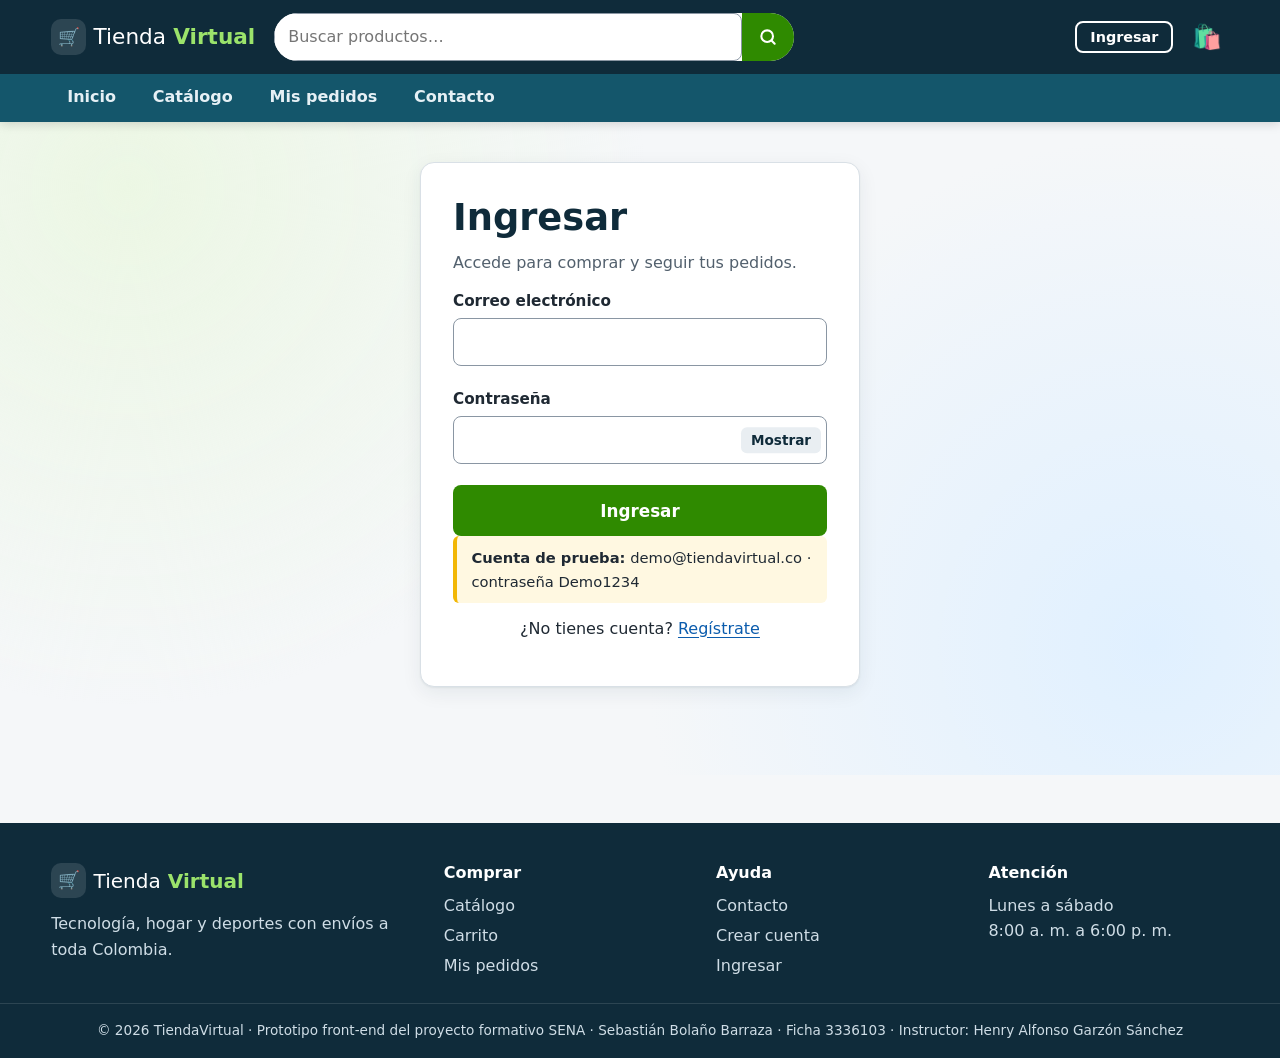
<file: login.html>
<!DOCTYPE html>
<html lang="es">
<head>
  <meta charset="UTF-8">
  <meta name="viewport" content="width=device-width, initial-scale=1.0">
  <meta name="description" content="Ingresa a tu cuenta de TiendaVirtual.">
  <meta name="theme-color" content="#0f2b3a">
  <title>Ingresar | TiendaVirtual</title>
  <link rel="icon" href="data:image/svg+xml,<svg xmlns='http://www.w3.org/2000/svg' viewBox='0 0 100 100'><text y='.9em' font-size='90'>🛒</text></svg>">
  <link rel="stylesheet" href="css/estilos.css">
</head>
<body class="pagina-auth">
  <a class="saltar" href="#contenido">Saltar al contenido principal</a>

  <!-- Cabecera común -->
  <header class="cabecera">
    <div class="contenedor cabecera__fila">
      <a class="logo" href="index.html" aria-label="TiendaVirtual, ir al inicio"><span class="logo__icono" aria-hidden="true">🛒</span>Tienda<strong>Virtual</strong></a>
      <form class="buscador" action="catalogo.html" role="search">
        <label for="buscar-global" class="solo-lectores">Buscar productos</label>
        <input id="buscar-global" type="search" name="q" placeholder="Buscar productos…" autocomplete="off">
        <button type="submit" aria-label="Buscar"><svg width="20" height="20" viewBox="0 0 24 24" fill="none" stroke="currentColor" stroke-width="2.5" stroke-linecap="round" aria-hidden="true"><circle cx="11" cy="11" r="7"/><path d="m20 20-3.5-3.5"/></svg></button>
      </form>
      <div class="cabecera__acciones">
        <div id="cuenta" class="cuenta"></div>
        <a id="enlace-carrito" class="enlace-carrito" href="carrito.html" aria-label="Carrito de compras"><span aria-hidden="true">🛍️</span><span class="contador-carrito" hidden>0</span></a>
        <button id="btn-menu" class="btn-menu" aria-expanded="false" aria-controls="menu-principal"><span aria-hidden="true">☰</span><span class="solo-lectores">Abrir menú</span></button>
      </div>
    </div>
    <nav class="navegacion" aria-label="Navegación principal">
      <div class="contenedor">
        <ul id="menu-principal" class="menu">
            <li><a href="index.html">Inicio</a></li>
            <li><a href="catalogo.html">Catálogo</a></li>
            <li><a href="pedidos.html">Mis pedidos</a></li>
            <li><a href="contacto.html">Contacto</a></li>
        </ul>
      </div>
    </nav>
  </header>

  <main id="contenido" tabindex="-1">

    <div class="contenedor auth">
      <section class="caja auth__caja" aria-labelledby="t-login">
        <h1 id="t-login">Ingresar</h1>
        <p class="texto-suave">Accede para comprar y seguir tus pedidos.</p>
        <form id="form-login" novalidate>
          <div class="campo"><label for="correo">Correo electrónico</label><input id="correo" name="correo" type="email" autocomplete="email" aria-describedby="error-correo" required><p id="error-correo" class="campo__error"></p></div>
          <div class="campo"><label for="clave">Contraseña</label>
              <div class="campo-clave"><input id="clave" name="clave" type="password" autocomplete="current-password" aria-describedby="error-clave" required><button type="button" class="ver-clave" aria-controls="clave" aria-pressed="false">Mostrar</button></div>
              <p id="error-clave" class="campo__error"></p></div>
          <p id="error-login" class="campo__error" role="alert"></p>
          <button type="submit" class="btn btn--primario btn--bloque btn--grande">Ingresar</button>
        </form>
        <p class="nota"><strong>Cuenta de prueba:</strong> demo@tiendavirtual.co · contraseña Demo1234</p>
        <p class="texto-centro">¿No tienes cuenta? <a href="registro.html">Regístrate</a></p>
      </section>
    </div>
  </main>

  <!-- Pie de página común -->
  <footer class="pie">
    <div class="contenedor pie__grid">
      <section aria-labelledby="pie-1">
        <p class="logo logo--claro"><span class="logo__icono" aria-hidden="true">🛒</span>Tienda<strong>Virtual</strong></p>
        <p id="pie-1" class="solo-lectores">Sobre TiendaVirtual</p>
        <p>Tecnología, hogar y deportes con envíos a toda Colombia.</p>
      </section>
      <nav aria-labelledby="pie-2"><h2 id="pie-2">Comprar</h2><ul><li><a href="catalogo.html">Catálogo</a></li><li><a href="carrito.html">Carrito</a></li><li><a href="pedidos.html">Mis pedidos</a></li></ul></nav>
      <nav aria-labelledby="pie-3"><h2 id="pie-3">Ayuda</h2><ul><li><a href="contacto.html">Contacto</a></li><li><a href="registro.html">Crear cuenta</a></li><li><a href="login.html">Ingresar</a></li></ul></nav>
      <section aria-labelledby="pie-4"><h2 id="pie-4">Atención</h2><p>Lunes a sábado<br>8:00 a. m. a 6:00 p. m.</p></section>
    </div>
    <div class="pie__base"><div class="contenedor">
      <p>© <span class="anio">2026</span> TiendaVirtual · Prototipo front-end del proyecto formativo SENA · Sebastián Bolaño Barraza · Ficha 3336103 · Instructor: Henry Alfonso Garzón Sánchez</p>
    </div></div>
  </footer>

  <!-- Región para avisos emergentes (lectores de pantalla) -->
  <div id="avisos" class="avisos" role="status" aria-live="polite"></div>

  <script src="js/datos.js"></script>
  <script src="js/app.js"></script>
  <script src="js/cuenta.js"></script>
</body>
</html>
</file>
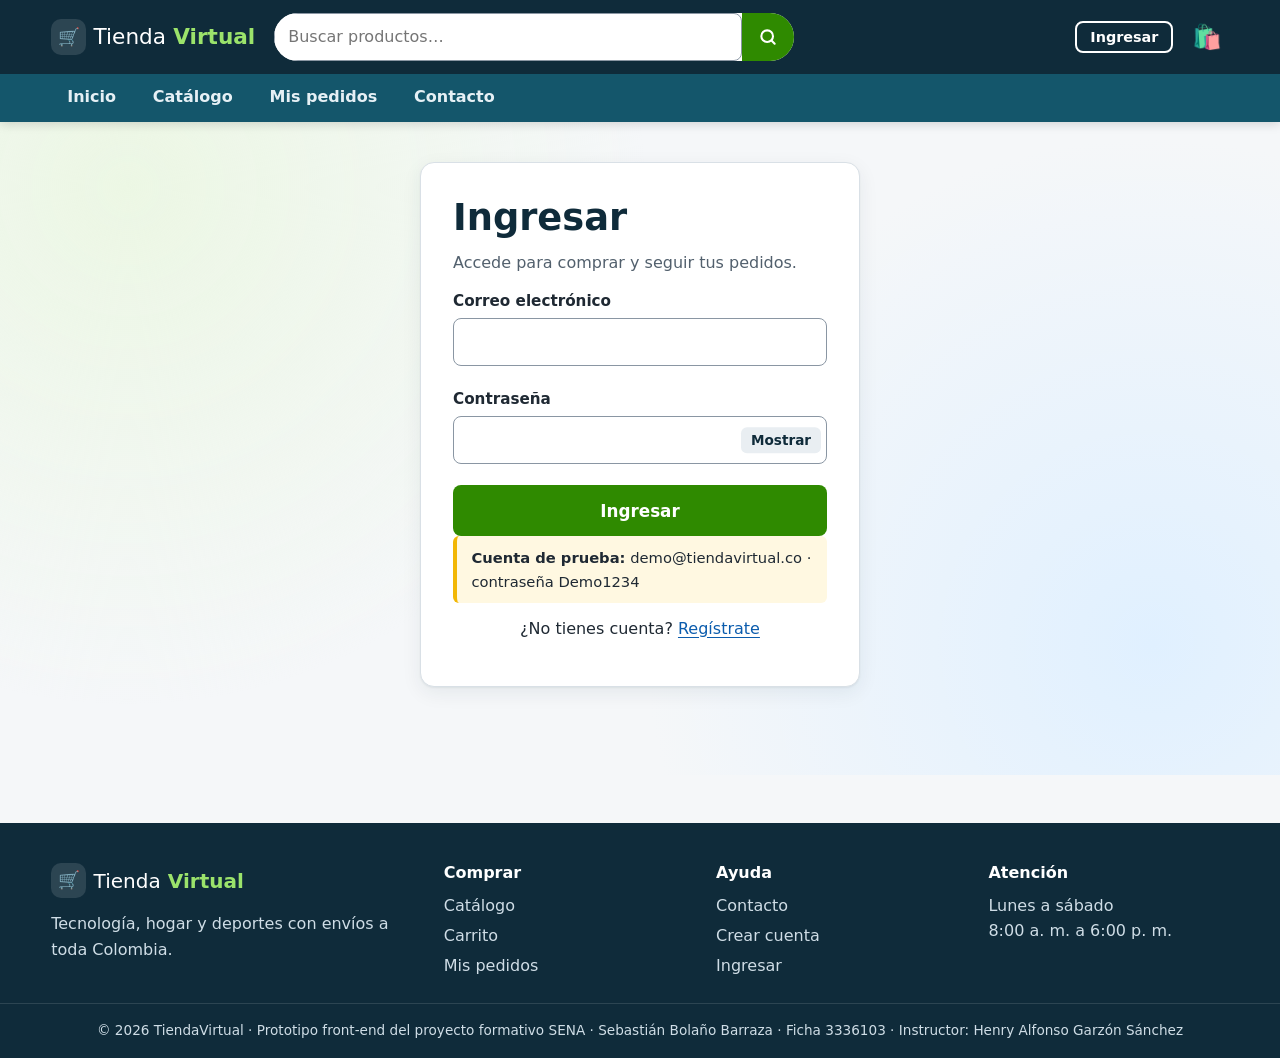
<file: pedidos.html>
<!DOCTYPE html>
<html lang="es">
<head>
  <meta charset="UTF-8">
  <meta name="viewport" content="width=device-width, initial-scale=1.0">
  <meta name="description" content="Historial y seguimiento de tus pedidos.">
  <meta name="theme-color" content="#0f2b3a">
  <title>Mis pedidos | TiendaVirtual</title>
  <link rel="icon" href="data:image/svg+xml,<svg xmlns='http://www.w3.org/2000/svg' viewBox='0 0 100 100'><text y='.9em' font-size='90'>🛒</text></svg>">
  <link rel="stylesheet" href="css/estilos.css">
</head>
<body>
  <a class="saltar" href="#contenido">Saltar al contenido principal</a>

  <!-- Cabecera común -->
  <header class="cabecera">
    <div class="contenedor cabecera__fila">
      <a class="logo" href="index.html" aria-label="TiendaVirtual, ir al inicio"><span class="logo__icono" aria-hidden="true">🛒</span>Tienda<strong>Virtual</strong></a>
      <form class="buscador" action="catalogo.html" role="search">
        <label for="buscar-global" class="solo-lectores">Buscar productos</label>
        <input id="buscar-global" type="search" name="q" placeholder="Buscar productos…" autocomplete="off">
        <button type="submit" aria-label="Buscar"><svg width="20" height="20" viewBox="0 0 24 24" fill="none" stroke="currentColor" stroke-width="2.5" stroke-linecap="round" aria-hidden="true"><circle cx="11" cy="11" r="7"/><path d="m20 20-3.5-3.5"/></svg></button>
      </form>
      <div class="cabecera__acciones">
        <div id="cuenta" class="cuenta"></div>
        <a id="enlace-carrito" class="enlace-carrito" href="carrito.html" aria-label="Carrito de compras"><span aria-hidden="true">🛍️</span><span class="contador-carrito" hidden>0</span></a>
        <button id="btn-menu" class="btn-menu" aria-expanded="false" aria-controls="menu-principal"><span aria-hidden="true">☰</span><span class="solo-lectores">Abrir menú</span></button>
      </div>
    </div>
    <nav class="navegacion" aria-label="Navegación principal">
      <div class="contenedor">
        <ul id="menu-principal" class="menu">
            <li><a href="index.html">Inicio</a></li>
            <li><a href="catalogo.html">Catálogo</a></li>
            <li><a href="pedidos.html" aria-current="page">Mis pedidos</a></li>
            <li><a href="contacto.html">Contacto</a></li>
        </ul>
      </div>
    </nav>
  </header>

  <main id="contenido" tabindex="-1">

    <div class="contenedor contenedor--angosto">
      <div class="titulo-pagina"><h1>Mis pedidos</h1><p class="texto-suave">Consulta el estado y el detalle de tus compras.</p></div>
      <div id="sin-pedidos" class="vacio" hidden><p class="vacio__icono" aria-hidden="true">📦</p><p><strong>Aún no tienes pedidos.</strong></p><a class="btn btn--primario" href="catalogo.html">Hacer mi primera compra</a></div>
      <div id="lista-pedidos" class="lista-pedidos"></div>
    </div>
  </main>

  <!-- Pie de página común -->
  <footer class="pie">
    <div class="contenedor pie__grid">
      <section aria-labelledby="pie-1">
        <p class="logo logo--claro"><span class="logo__icono" aria-hidden="true">🛒</span>Tienda<strong>Virtual</strong></p>
        <p id="pie-1" class="solo-lectores">Sobre TiendaVirtual</p>
        <p>Tecnología, hogar y deportes con envíos a toda Colombia.</p>
      </section>
      <nav aria-labelledby="pie-2"><h2 id="pie-2">Comprar</h2><ul><li><a href="catalogo.html">Catálogo</a></li><li><a href="carrito.html">Carrito</a></li><li><a href="pedidos.html">Mis pedidos</a></li></ul></nav>
      <nav aria-labelledby="pie-3"><h2 id="pie-3">Ayuda</h2><ul><li><a href="contacto.html">Contacto</a></li><li><a href="registro.html">Crear cuenta</a></li><li><a href="login.html">Ingresar</a></li></ul></nav>
      <section aria-labelledby="pie-4"><h2 id="pie-4">Atención</h2><p>Lunes a sábado<br>8:00 a. m. a 6:00 p. m.</p></section>
    </div>
    <div class="pie__base"><div class="contenedor">
      <p>© <span class="anio">2026</span> TiendaVirtual · Prototipo front-end del proyecto formativo SENA · Sebastián Bolaño Barraza · Ficha 3336103 · Instructor: Henry Alfonso Garzón Sánchez</p>
    </div></div>
  </footer>

  <!-- Región para avisos emergentes (lectores de pantalla) -->
  <div id="avisos" class="avisos" role="status" aria-live="polite"></div>

  <script src="js/datos.js"></script>
  <script src="js/app.js"></script>
  <script src="js/pedidos.js"></script>
</body>
</html>
</file>
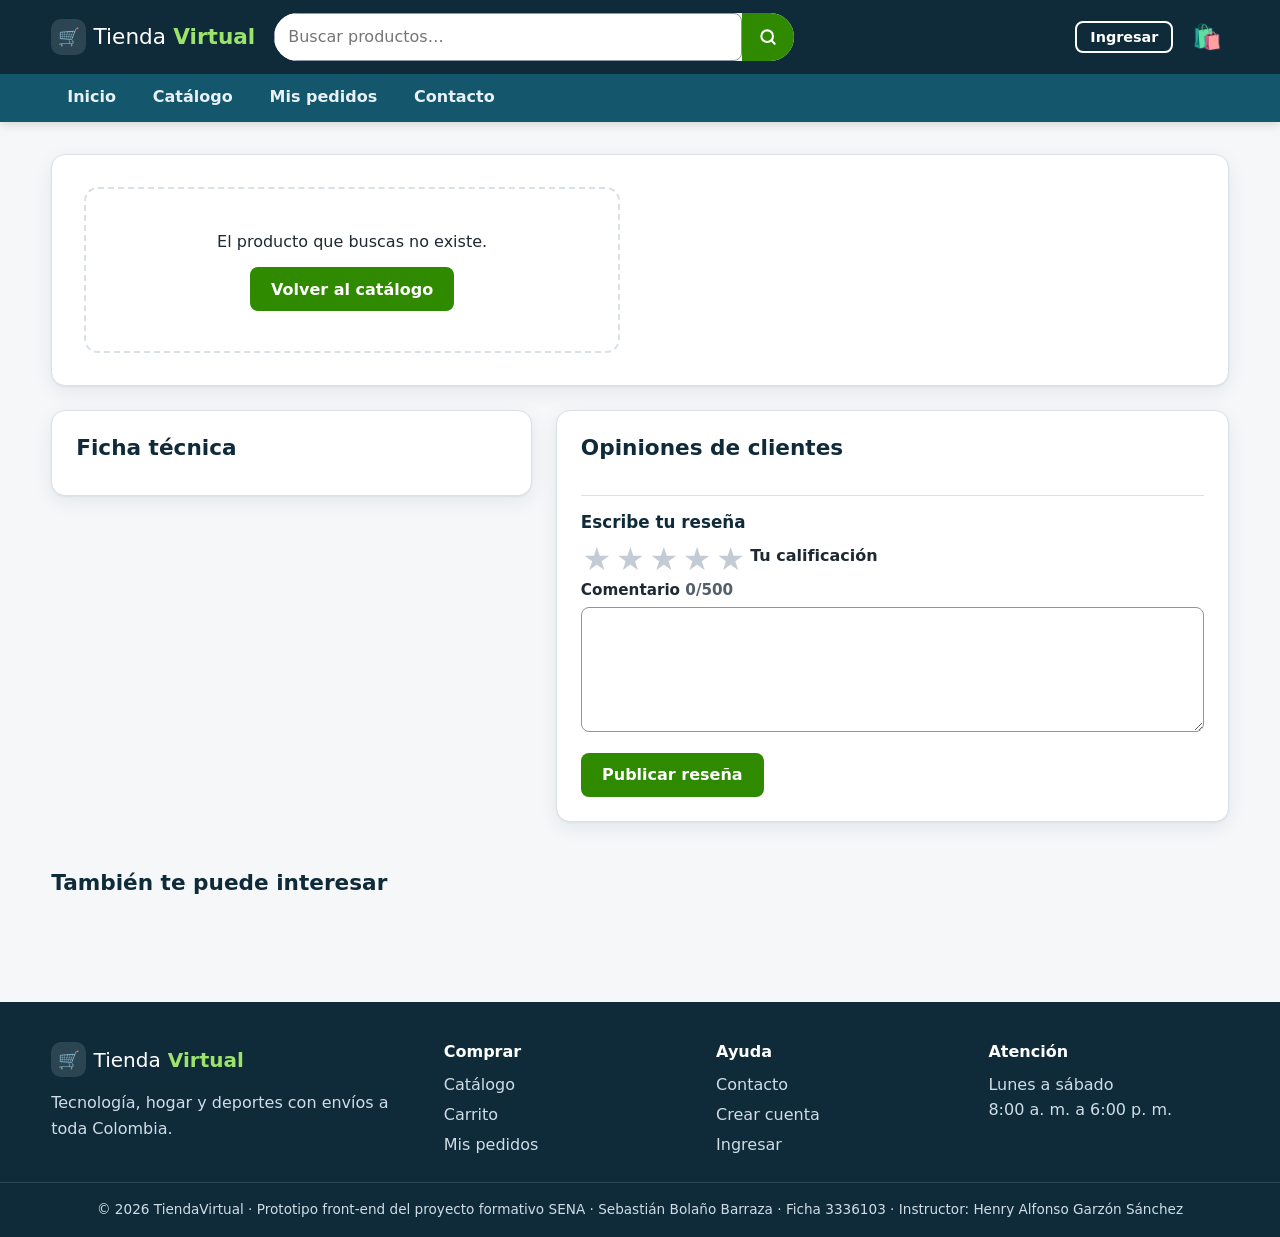
<file: producto.html>
<!DOCTYPE html>
<html lang="es">
<head>
  <meta charset="UTF-8">
  <meta name="viewport" content="width=device-width, initial-scale=1.0">
  <meta name="description" content="Detalle del producto, ficha técnica y reseñas de los clientes.">
  <meta name="theme-color" content="#0f2b3a">
  <title>Producto | TiendaVirtual</title>
  <link rel="icon" href="data:image/svg+xml,<svg xmlns='http://www.w3.org/2000/svg' viewBox='0 0 100 100'><text y='.9em' font-size='90'>🛒</text></svg>">
  <link rel="stylesheet" href="css/estilos.css">
</head>
<body>
  <a class="saltar" href="#contenido">Saltar al contenido principal</a>

  <!-- Cabecera común -->
  <header class="cabecera">
    <div class="contenedor cabecera__fila">
      <a class="logo" href="index.html" aria-label="TiendaVirtual, ir al inicio"><span class="logo__icono" aria-hidden="true">🛒</span>Tienda<strong>Virtual</strong></a>
      <form class="buscador" action="catalogo.html" role="search">
        <label for="buscar-global" class="solo-lectores">Buscar productos</label>
        <input id="buscar-global" type="search" name="q" placeholder="Buscar productos…" autocomplete="off">
        <button type="submit" aria-label="Buscar"><svg width="20" height="20" viewBox="0 0 24 24" fill="none" stroke="currentColor" stroke-width="2.5" stroke-linecap="round" aria-hidden="true"><circle cx="11" cy="11" r="7"/><path d="m20 20-3.5-3.5"/></svg></button>
      </form>
      <div class="cabecera__acciones">
        <div id="cuenta" class="cuenta"></div>
        <a id="enlace-carrito" class="enlace-carrito" href="carrito.html" aria-label="Carrito de compras"><span aria-hidden="true">🛍️</span><span class="contador-carrito" hidden>0</span></a>
        <button id="btn-menu" class="btn-menu" aria-expanded="false" aria-controls="menu-principal"><span aria-hidden="true">☰</span><span class="solo-lectores">Abrir menú</span></button>
      </div>
    </div>
    <nav class="navegacion" aria-label="Navegación principal">
      <div class="contenedor">
        <ul id="menu-principal" class="menu">
            <li><a href="index.html">Inicio</a></li>
            <li><a href="catalogo.html">Catálogo</a></li>
            <li><a href="pedidos.html">Mis pedidos</a></li>
            <li><a href="contacto.html">Contacto</a></li>
        </ul>
      </div>
    </nav>
  </header>

  <main id="contenido" tabindex="-1">

    <div class="contenedor">
      <nav aria-label="Ruta de navegación"><ol id="migas" class="migas"></ol></nav>
      <section id="detalle" class="detalle" aria-live="polite"></section>
      <div class="detalle__extra">
        <section class="caja" aria-labelledby="t-ficha">
          <h2 id="t-ficha">Ficha técnica</h2>
          <table class="tabla tabla--ficha"><caption class="solo-lectores">Características del producto</caption><tbody id="ficha"></tbody></table>
        </section>
        <section id="resenas" class="caja" aria-labelledby="t-resenas">
          <h2 id="t-resenas">Opiniones de clientes</h2>
          <ul id="lista-resenas" class="lista-resenas"></ul>
          <form id="form-resena" class="form-resena" novalidate>
            <h3>Escribe tu reseña</h3>
            <fieldset class="calificar" aria-describedby="error-calificacion">
              <legend>Tu calificación</legend>
              <input type="radio" id="estrella5" name="calificacion" value="5"><label for="estrella5" title="5 estrellas"><span class="solo-lectores">5 estrellas</span></label><input type="radio" id="estrella4" name="calificacion" value="4"><label for="estrella4" title="4 estrellas"><span class="solo-lectores">4 estrellas</span></label><input type="radio" id="estrella3" name="calificacion" value="3"><label for="estrella3" title="3 estrellas"><span class="solo-lectores">3 estrellas</span></label><input type="radio" id="estrella2" name="calificacion" value="2"><label for="estrella2" title="2 estrellas"><span class="solo-lectores">2 estrellas</span></label><input type="radio" id="estrella1" name="calificacion" value="1"><label for="estrella1" title="1 estrella"><span class="solo-lectores">1 estrella</span></label>
            </fieldset>
            <p id="error-calificacion" class="campo__error"></p>
            <div class="campo">
              <label for="comentario">Comentario <span class="texto-suave" id="contador-com">0/500</span></label>
              <textarea id="comentario" name="comentario" rows="4" maxlength="500" aria-describedby="error-comentario"></textarea>
              <p id="error-comentario" class="campo__error"></p>
            </div>
            <button type="submit" class="btn btn--primario">Publicar reseña</button>
          </form>
        </section>
      </div>
      <section id="sec-relacionados" class="seccion" aria-labelledby="t-rel">
        <h2 id="t-rel">También te puede interesar</h2>
        <div id="relacionados" class="grid-productos"></div>
      </section>
    </div>
  </main>

  <!-- Pie de página común -->
  <footer class="pie">
    <div class="contenedor pie__grid">
      <section aria-labelledby="pie-1">
        <p class="logo logo--claro"><span class="logo__icono" aria-hidden="true">🛒</span>Tienda<strong>Virtual</strong></p>
        <p id="pie-1" class="solo-lectores">Sobre TiendaVirtual</p>
        <p>Tecnología, hogar y deportes con envíos a toda Colombia.</p>
      </section>
      <nav aria-labelledby="pie-2"><h2 id="pie-2">Comprar</h2><ul><li><a href="catalogo.html">Catálogo</a></li><li><a href="carrito.html">Carrito</a></li><li><a href="pedidos.html">Mis pedidos</a></li></ul></nav>
      <nav aria-labelledby="pie-3"><h2 id="pie-3">Ayuda</h2><ul><li><a href="contacto.html">Contacto</a></li><li><a href="registro.html">Crear cuenta</a></li><li><a href="login.html">Ingresar</a></li></ul></nav>
      <section aria-labelledby="pie-4"><h2 id="pie-4">Atención</h2><p>Lunes a sábado<br>8:00 a. m. a 6:00 p. m.</p></section>
    </div>
    <div class="pie__base"><div class="contenedor">
      <p>© <span class="anio">2026</span> TiendaVirtual · Prototipo front-end del proyecto formativo SENA · Sebastián Bolaño Barraza · Ficha 3336103 · Instructor: Henry Alfonso Garzón Sánchez</p>
    </div></div>
  </footer>

  <!-- Región para avisos emergentes (lectores de pantalla) -->
  <div id="avisos" class="avisos" role="status" aria-live="polite"></div>

  <script src="js/datos.js"></script>
  <script src="js/app.js"></script>
  <script src="js/producto.js"></script>
</body>
</html>
</file>
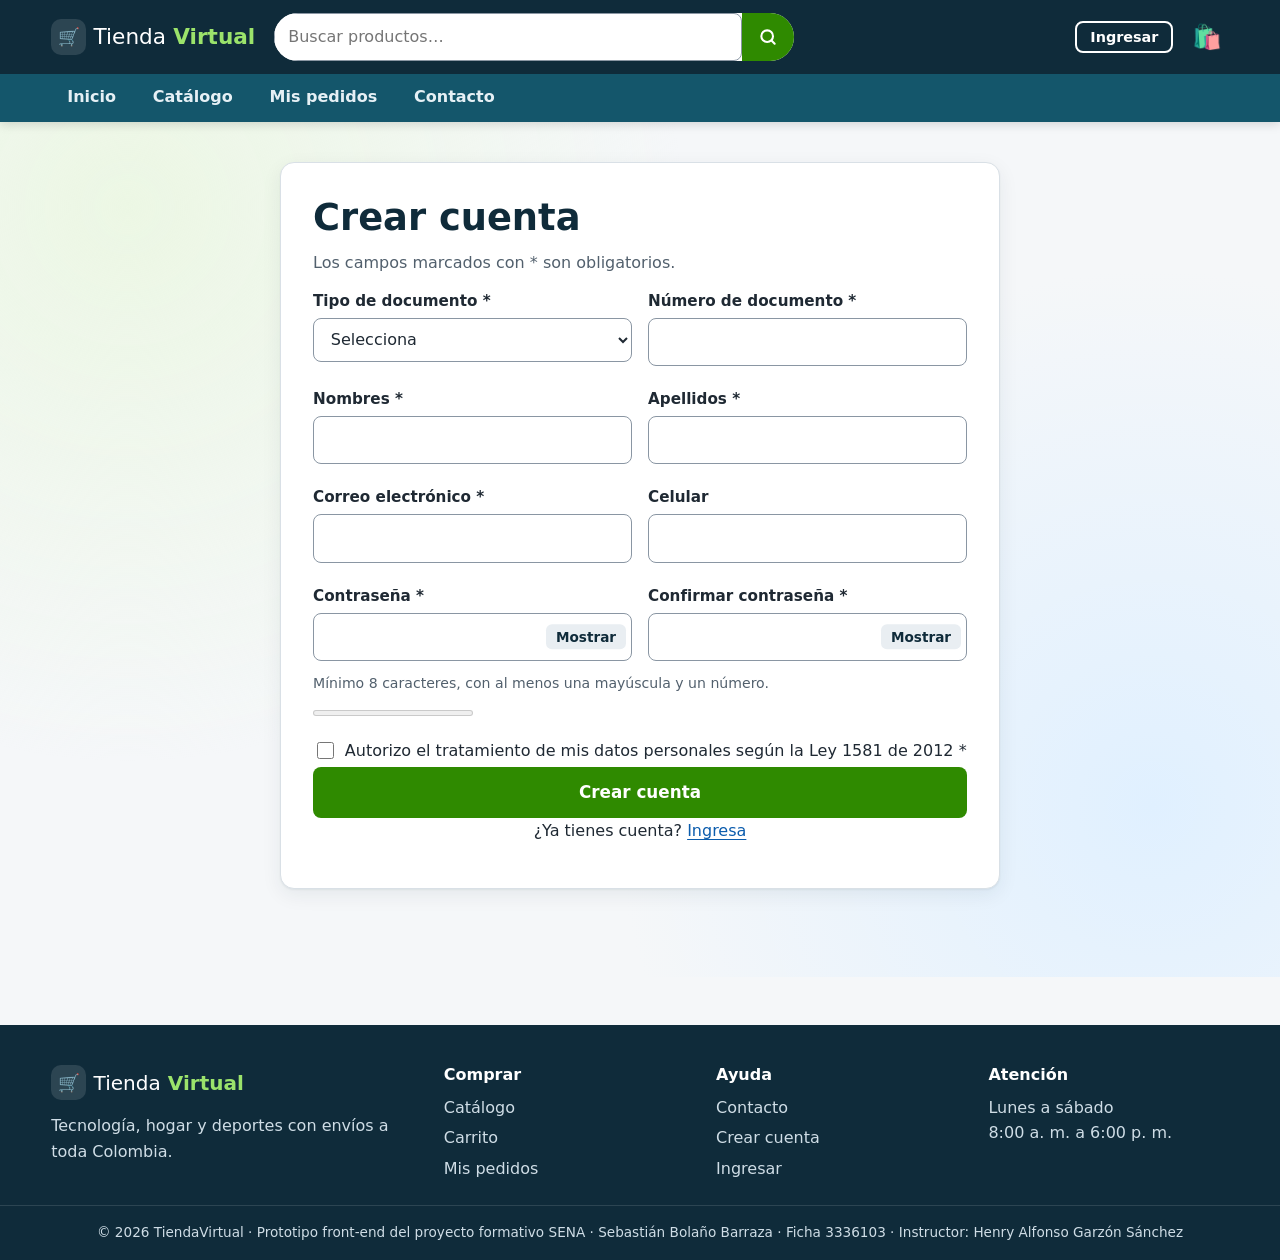
<file: registro.html>
<!DOCTYPE html>
<html lang="es">
<head>
  <meta charset="UTF-8">
  <meta name="viewport" content="width=device-width, initial-scale=1.0">
  <meta name="description" content="Crea tu cuenta en TiendaVirtual.">
  <meta name="theme-color" content="#0f2b3a">
  <title>Crear cuenta | TiendaVirtual</title>
  <link rel="icon" href="data:image/svg+xml,<svg xmlns='http://www.w3.org/2000/svg' viewBox='0 0 100 100'><text y='.9em' font-size='90'>🛒</text></svg>">
  <link rel="stylesheet" href="css/estilos.css">
</head>
<body class="pagina-auth">
  <a class="saltar" href="#contenido">Saltar al contenido principal</a>

  <!-- Cabecera común -->
  <header class="cabecera">
    <div class="contenedor cabecera__fila">
      <a class="logo" href="index.html" aria-label="TiendaVirtual, ir al inicio"><span class="logo__icono" aria-hidden="true">🛒</span>Tienda<strong>Virtual</strong></a>
      <form class="buscador" action="catalogo.html" role="search">
        <label for="buscar-global" class="solo-lectores">Buscar productos</label>
        <input id="buscar-global" type="search" name="q" placeholder="Buscar productos…" autocomplete="off">
        <button type="submit" aria-label="Buscar"><svg width="20" height="20" viewBox="0 0 24 24" fill="none" stroke="currentColor" stroke-width="2.5" stroke-linecap="round" aria-hidden="true"><circle cx="11" cy="11" r="7"/><path d="m20 20-3.5-3.5"/></svg></button>
      </form>
      <div class="cabecera__acciones">
        <div id="cuenta" class="cuenta"></div>
        <a id="enlace-carrito" class="enlace-carrito" href="carrito.html" aria-label="Carrito de compras"><span aria-hidden="true">🛍️</span><span class="contador-carrito" hidden>0</span></a>
        <button id="btn-menu" class="btn-menu" aria-expanded="false" aria-controls="menu-principal"><span aria-hidden="true">☰</span><span class="solo-lectores">Abrir menú</span></button>
      </div>
    </div>
    <nav class="navegacion" aria-label="Navegación principal">
      <div class="contenedor">
        <ul id="menu-principal" class="menu">
            <li><a href="index.html">Inicio</a></li>
            <li><a href="catalogo.html">Catálogo</a></li>
            <li><a href="pedidos.html">Mis pedidos</a></li>
            <li><a href="contacto.html">Contacto</a></li>
        </ul>
      </div>
    </nav>
  </header>

  <main id="contenido" tabindex="-1">

    <div class="contenedor auth">
      <section class="caja auth__caja auth__caja--ancha" aria-labelledby="t-reg">
        <h1 id="t-reg">Crear cuenta</h1>
        <p class="texto-suave">Los campos marcados con * son obligatorios.</p>
        <form id="form-registro" novalidate>
          <div class="fila-2">
            <div class="campo"><label for="tipo_documento">Tipo de documento *</label><select id="tipo_documento" name="tipo_documento" aria-describedby="error-tipo_documento" required><option value="">Selecciona</option><option value="CC">Cédula de ciudadanía</option><option value="TI">Tarjeta de identidad</option><option value="CE">Cédula de extranjería</option><option value="PAS">Pasaporte</option></select><p id="error-tipo_documento" class="campo__error"></p></div>
            <div class="campo"><label for="numero_documento">Número de documento *</label><input id="numero_documento" name="numero_documento" inputmode="numeric" maxlength="15" aria-describedby="error-numero_documento" required><p id="error-numero_documento" class="campo__error"></p></div>
          </div>
          <div class="fila-2">
            <div class="campo"><label for="nombre">Nombres *</label><input id="nombre" name="nombre" autocomplete="given-name" maxlength="50" aria-describedby="error-nombre" required><p id="error-nombre" class="campo__error"></p></div>
            <div class="campo"><label for="apellido">Apellidos *</label><input id="apellido" name="apellido" autocomplete="family-name" maxlength="50" aria-describedby="error-apellido" required><p id="error-apellido" class="campo__error"></p></div>
          </div>
          <div class="fila-2">
            <div class="campo"><label for="correo">Correo electrónico *</label><input id="correo" name="correo" type="email" autocomplete="email" maxlength="100" aria-describedby="error-correo" required><p id="error-correo" class="campo__error"></p></div>
            <div class="campo"><label for="telefono">Celular</label><input id="telefono" name="telefono" type="tel" inputmode="numeric" autocomplete="tel" maxlength="10" aria-describedby="error-telefono"><p id="error-telefono" class="campo__error"></p></div>
          </div>
          <div class="fila-2">
            <div class="campo"><label for="clave">Contraseña *</label>
              <div class="campo-clave"><input id="clave" name="clave" type="password" autocomplete="new-password" aria-describedby="ayuda-clave error-clave" required><button type="button" class="ver-clave" aria-controls="clave" aria-pressed="false">Mostrar</button></div>
              <p id="error-clave" class="campo__error"></p></div>
            <div class="campo"><label for="clave2">Confirmar contraseña *</label>
              <div class="campo-clave"><input id="clave2" name="clave2" type="password" autocomplete="new-password" aria-describedby="error-clave2" required><button type="button" class="ver-clave" aria-controls="clave2" aria-pressed="false">Mostrar</button></div>
              <p id="error-clave2" class="campo__error"></p></div>
          </div>
          <p id="ayuda-clave" class="ayuda">Mínimo 8 caracteres, con al menos una mayúscula y un número.</p>
          <div class="medidor-zona"><label for="medidor" class="solo-lectores">Seguridad de la contraseña</label><meter id="medidor" min="0" max="4" low="2" high="3" optimum="4" value="0"></meter><span id="medidor-txt" class="texto-suave" aria-live="polite"></span></div>
          <label class="opcion"><input type="checkbox" name="terminos" aria-describedby="error-terminos"> Autorizo el tratamiento de mis datos personales según la Ley 1581 de 2012 *</label>
          <p id="error-terminos" class="campo__error"></p>
          <button type="submit" class="btn btn--primario btn--bloque btn--grande">Crear cuenta</button>
        </form>
        <p class="texto-centro">¿Ya tienes cuenta? <a href="login.html">Ingresa</a></p>
      </section>
    </div>
  </main>

  <!-- Pie de página común -->
  <footer class="pie">
    <div class="contenedor pie__grid">
      <section aria-labelledby="pie-1">
        <p class="logo logo--claro"><span class="logo__icono" aria-hidden="true">🛒</span>Tienda<strong>Virtual</strong></p>
        <p id="pie-1" class="solo-lectores">Sobre TiendaVirtual</p>
        <p>Tecnología, hogar y deportes con envíos a toda Colombia.</p>
      </section>
      <nav aria-labelledby="pie-2"><h2 id="pie-2">Comprar</h2><ul><li><a href="catalogo.html">Catálogo</a></li><li><a href="carrito.html">Carrito</a></li><li><a href="pedidos.html">Mis pedidos</a></li></ul></nav>
      <nav aria-labelledby="pie-3"><h2 id="pie-3">Ayuda</h2><ul><li><a href="contacto.html">Contacto</a></li><li><a href="registro.html">Crear cuenta</a></li><li><a href="login.html">Ingresar</a></li></ul></nav>
      <section aria-labelledby="pie-4"><h2 id="pie-4">Atención</h2><p>Lunes a sábado<br>8:00 a. m. a 6:00 p. m.</p></section>
    </div>
    <div class="pie__base"><div class="contenedor">
      <p>© <span class="anio">2026</span> TiendaVirtual · Prototipo front-end del proyecto formativo SENA · Sebastián Bolaño Barraza · Ficha 3336103 · Instructor: Henry Alfonso Garzón Sánchez</p>
    </div></div>
  </footer>

  <!-- Región para avisos emergentes (lectores de pantalla) -->
  <div id="avisos" class="avisos" role="status" aria-live="polite"></div>

  <script src="js/datos.js"></script>
  <script src="js/app.js"></script>
  <script src="js/cuenta.js"></script>
</body>
</html>
</file>
<file: css/estilos.css>
/* ==============================================================
   TiendaVirtual · Hoja de estilos principal
   Autor: Sebastián Bolaño Barraza · GA6-220501096-AA4-EV03
   Índice:
    1. Variables de diseño      7. Catálogo y filtros
    2. Base y accesibilidad      8. Detalle de producto y reseñas
    3. Botones                   9. Carrito, checkout y resumen
    4. Cabecera y navegación    10. Pedidos y seguimiento
    5. Inicio (hero, secciones) 11. Formularios y cuentas
    6. Tarjetas de producto     12. Avisos, diálogo, pie y responsive
   ============================================================== */

/* 1. Variables de diseño ---------------------------------------- */
:root {
  --verde: #2f8a00;          /* acción principal (contraste AA con blanco) */
  --verde-oscuro: #236600;
  --verde-claro: #ecf7e4;
  --azul: #0f2b3a;           /* marca y títulos */
  --azul-2: #14566b;
  --naranja: #c2410c;
  --rojo: #b42318;
  --rojo-claro: #fdecea;
  --amarillo: #f2b705;
  --fondo: #f5f7f9;
  --superficie: #ffffff;
  --texto: #1f2933;
  --texto-suave: #52606d;
  --borde: #d9e0e6;
  --radio: 14px;
  --radio-sm: 8px;
  --sombra: 0 1px 2px rgba(15, 43, 58, .06), 0 6px 20px rgba(15, 43, 58, .07);
  --sombra-fuerte: 0 12px 30px rgba(15, 43, 58, .16);
  --fuente: 'Segoe UI', system-ui, -apple-system, Roboto, Arial, sans-serif;
  --fuente-titulos: 'Segoe UI Semibold', 'Segoe UI', system-ui, Arial, sans-serif;
  --transicion: .2s ease;
}

/* 2. Base y accesibilidad --------------------------------------- */
*, *::before, *::after { box-sizing: border-box; }
html { scroll-behavior: smooth; }
body { margin: 0; font-family: var(--fuente); font-size: 1rem; line-height: 1.6; color: var(--texto); background: var(--fondo); display: flex; flex-direction: column; min-height: 100vh; }
main { flex: 1; padding-bottom: 3rem; outline: none; }
h1, h2, h3 { font-family: var(--fuente-titulos); color: var(--azul); line-height: 1.25; margin: 0 0 .6rem; }
h1 { font-size: clamp(1.7rem, 3vw, 2.3rem); }
h2 { font-size: 1.35rem; }
h3 { font-size: 1.05rem; }
p { margin: 0 0 .8rem; }
a { color: #0b5cad; text-underline-offset: 3px; }
a:hover { color: var(--azul); }
img { max-width: 100%; display: block; }
:focus-visible { outline: 3px solid var(--amarillo); outline-offset: 2px; border-radius: 4px; }
.contenedor { width: min(1180px, 92%); margin-inline: auto; }
.contenedor--angosto { width: min(860px, 92%); }
.solo-lectores { position: absolute !important; width: 1px; height: 1px; overflow: hidden; clip: rect(0 0 0 0); white-space: nowrap; }
.saltar { position: absolute; left: -999px; top: .5rem; z-index: 100; background: var(--azul); color: #fff; padding: .6rem 1rem; border-radius: var(--radio-sm); }
.saltar:focus { left: .5rem; }
.texto-suave { color: var(--texto-suave); }
.texto-centro { text-align: center; }
.caja { background: var(--superficie); border: 1px solid var(--borde); border-radius: var(--radio); padding: 1.5rem; box-shadow: var(--sombra); }
.nota { background: #fff8e1; border-left: 4px solid var(--amarillo); padding: .6rem .9rem; border-radius: 6px; font-size: .92rem; }
[hidden] { display: none !important; }

/* 3. Botones ----------------------------------------------------- */
.btn { display: inline-flex; align-items: center; justify-content: center; gap: .4rem; font: 600 1rem var(--fuente); padding: .65rem 1.2rem; border-radius: var(--radio-sm); border: 2px solid transparent; text-decoration: none; cursor: pointer; transition: background var(--transicion), color var(--transicion), transform var(--transicion), box-shadow var(--transicion); }
.btn:active { transform: translateY(1px); }
.btn--primario { background: var(--verde); color: #fff; }
.btn--primario:hover { background: var(--verde-oscuro); color: #fff; box-shadow: 0 4px 12px rgba(47, 138, 0, .3); }
.btn--secundario { background: #e9eef2; color: var(--azul); }
.btn--secundario:hover { background: #dde5eb; color: var(--azul); }
.btn--contorno { border-color: var(--azul); color: var(--azul); background: #fff; }
.btn--contorno:hover { background: var(--azul); color: #fff; }
.btn--contorno-peligro { border-color: var(--rojo); color: var(--rojo); background: #fff; }
.btn--contorno-peligro:hover { background: var(--rojo); color: #fff; }
.btn--peligro { background: var(--rojo); color: #fff; }
.btn--claro { background: rgba(255, 255, 255, .14); border-color: rgba(255, 255, 255, .55); color: #fff; }
.btn--claro:hover { background: #fff; color: var(--azul); }
.btn--grande { padding: .85rem 1.5rem; font-size: 1.05rem; }
.btn--pequeno { padding: .4rem .8rem; font-size: .9rem; }
.btn--bloque { width: 100%; }
.btn[disabled] { background: #c3ccd4; color: #4b5a66; cursor: not-allowed; box-shadow: none; }
.btn-texto { background: none; border: 0; color: #0b5cad; font: inherit; cursor: pointer; text-decoration: underline; padding: .2rem; }
.btn-texto--peligro { color: var(--rojo); }
.btn-icono { width: 2.4rem; height: 2.4rem; border-radius: 50%; border: 1px solid var(--borde); background: #fff; cursor: pointer; color: var(--texto-suave); font-size: 1rem; }
.btn-icono:hover { background: var(--rojo-claro); color: var(--rojo); border-color: var(--rojo); }

/* 4. Cabecera y navegación -------------------------------------- */
.cabecera { background: var(--azul); color: #fff; position: sticky; top: 0; z-index: 30; box-shadow: 0 2px 10px rgba(0, 0, 0, .15); }
.cabecera__fila { display: flex; align-items: center; gap: 1.2rem; padding: .8rem 0; }
.logo { display: inline-flex; align-items: center; gap: .45rem; color: #fff; text-decoration: none; font-size: 1.35rem; font-weight: 400; white-space: nowrap; }
.logo strong { color: #9be36b; }
.logo__icono { background: rgba(255, 255, 255, .12); border-radius: 10px; width: 2.2rem; height: 2.2rem; display: grid; place-items: center; font-size: 1.1rem; }
.buscador { flex: 1; display: flex; max-width: 520px; background: #fff; border-radius: 999px; overflow: hidden; }
.buscador input { flex: 1; border: 0; padding: .6rem 1rem; font: inherit; min-width: 0; }
.buscador button { border: 0; background: var(--verde); color: #fff; padding: 0 1rem; cursor: pointer; display: grid; place-items: center; }
.buscador button:hover { background: var(--verde-oscuro); }
.cabecera__acciones { display: flex; align-items: center; gap: .8rem; margin-left: auto; }
.cuenta { display: flex; align-items: center; gap: .4rem; font-size: .95rem; }
.cuenta .btn--contorno { border-color: #fff; background: transparent; color: #fff; }
.cuenta .btn--contorno:hover { background: #fff; color: var(--azul); }
.cuenta .btn-texto { color: #cfe8ff; }
.enlace-carrito { position: relative; font-size: 1.5rem; text-decoration: none; padding: .2rem .4rem; }
.contador-carrito { position: absolute; top: -.3rem; right: -.5rem; background: #9be36b; color: var(--azul); font-size: .75rem; font-weight: 800; min-width: 1.35rem; height: 1.35rem; border-radius: 999px; display: grid; place-items: center; padding: 0 .3rem; }
.btn-menu { display: none; background: none; border: 2px solid rgba(255, 255, 255, .5); color: #fff; border-radius: 8px; font-size: 1.2rem; padding: .2rem .6rem; cursor: pointer; }
.navegacion { background: var(--azul-2); }
.menu { list-style: none; display: flex; gap: .3rem; margin: 0; padding: 0; }
.menu a { display: block; color: #e6f0f5; text-decoration: none; padding: .6rem 1rem; font-weight: 600; border-bottom: 3px solid transparent; }
.menu a:hover { color: #fff; background: rgba(255, 255, 255, .08); }
.menu a[aria-current="page"] { color: #fff; border-bottom-color: #9be36b; }
.migas { list-style: none; display: flex; flex-wrap: wrap; gap: .3rem; padding: 0; margin: 1.2rem 0 .8rem; font-size: .9rem; color: var(--texto-suave); }
.migas li + li::before { content: '›'; margin-right: .3rem; }
.migas [aria-current] { color: var(--texto); font-weight: 600; }
.titulo-pagina { margin: 1.6rem 0 1.2rem; }

/* 5. Inicio ------------------------------------------------------- */
.hero { background: radial-gradient(circle at 80% 30%, rgba(155, 227, 107, .25), transparent 40%), linear-gradient(135deg, var(--azul) 0%, var(--azul-2) 100%); color: #fff; padding: 4rem 0; }
.hero__grid { display: grid; grid-template-columns: 1.2fr 1fr; gap: 2rem; align-items: center; }
.hero h1 { color: #fff; font-size: clamp(2rem, 4vw, 3rem); }
.sobretitulo { display: inline-block; background: rgba(155, 227, 107, .18); color: #c9f5a8; border-radius: 999px; padding: .3rem .9rem; font-size: .88rem; font-weight: 600; }
.hero__texto { font-size: 1.15rem; color: #dbe7ee; max-width: 560px; }
.hero__acciones { display: flex; flex-wrap: wrap; gap: .8rem; margin-top: 1.4rem; }
.hero__visual { position: relative; height: 300px; }
.burbuja { position: absolute; display: grid; place-items: center; background: rgba(255, 255, 255, .1); border: 1px solid rgba(255, 255, 255, .2); border-radius: 28px; backdrop-filter: blur(4px); font-size: 3.4rem; width: 130px; height: 130px; animation: flotar 6s ease-in-out infinite; }
.b1 { top: 0; left: 15%; } .b2 { top: 20%; right: 5%; animation-delay: -1.5s; } .b3 { bottom: 0; left: 0; animation-delay: -3s; } .b4 { bottom: 8%; right: 25%; animation-delay: -4.5s; }
@keyframes flotar { 50% { transform: translateY(-14px); } }
.seccion { margin-top: 3rem; }
.seccion__cab { display: flex; justify-content: space-between; align-items: baseline; gap: 1rem; margin-bottom: 1.2rem; flex-wrap: wrap; }
.seccion__cab a { font-weight: 600; text-decoration: none; }
.grid-categorias { list-style: none; padding: 0; margin: 0; display: grid; grid-template-columns: repeat(auto-fit, minmax(220px, 1fr)); gap: 1rem; }
.tarjeta-categoria { display: flex; flex-direction: column; height: 100%; padding: 1.3rem; background: var(--superficie); border: 1px solid var(--borde); border-radius: var(--radio); text-decoration: none; color: var(--texto); box-shadow: var(--sombra); transition: transform var(--transicion), border-color var(--transicion); }
.tarjeta-categoria:hover { transform: translateY(-4px); border-color: var(--verde); color: var(--texto); }
.tarjeta-categoria__icono { font-size: 2rem; width: 3.4rem; height: 3.4rem; display: grid; place-items: center; background: var(--verde-claro); border-radius: 12px; margin-bottom: .8rem; }
.tarjeta-categoria__nombre { font-weight: 700; color: var(--azul); font-size: 1.1rem; }
.tarjeta-categoria__desc { font-size: .9rem; color: var(--texto-suave); flex: 1; }
.tarjeta-categoria__total { margin-top: .6rem; font-size: .85rem; font-weight: 600; color: var(--verde); }
.beneficios { background: var(--superficie); border-block: 1px solid var(--borde); margin-top: 3rem; padding: 2rem 0; }
.grid-beneficios { list-style: none; padding: 0; margin: 0; display: grid; grid-template-columns: repeat(4, 1fr); gap: 1.5rem; }
.grid-beneficios li { text-align: center; }
.grid-beneficios span { font-size: 2rem; }
.grid-beneficios h3 { margin: .4rem 0 .2rem; }
.grid-beneficios p { color: var(--texto-suave); font-size: .92rem; margin: 0; }
.boletin { display: grid; grid-template-columns: 1fr 1fr; gap: 2rem; align-items: center; background: var(--verde-claro); border: 1px solid #cfe7bd; border-radius: var(--radio); padding: 2rem; }
.boletin__form { display: flex; gap: .8rem; align-items: flex-start; }
.boletin__form .campo { flex: 1; margin: 0; }
.boletin__form .btn { margin-top: 1.75rem; }

/* 6. Tarjetas de producto ---------------------------------------- */
.grid-productos { display: grid; grid-template-columns: repeat(auto-fill, minmax(230px, 1fr)); gap: 1.2rem; }
.tarjeta-producto { position: relative; display: flex; flex-direction: column; background: var(--superficie); border: 1px solid var(--borde); border-radius: var(--radio); overflow: hidden; box-shadow: var(--sombra); transition: transform var(--transicion), box-shadow var(--transicion); }
.tarjeta-producto:hover { transform: translateY(-4px); box-shadow: var(--sombra-fuerte); }
.tarjeta-producto__img, .item-carrito__img { display: block; text-decoration: none; }
.tarjeta-producto__cuerpo { padding: 1rem 1.1rem 1.2rem; display: flex; flex-direction: column; flex: 1; }
.tarjeta-producto__marca { font-size: .78rem; text-transform: uppercase; letter-spacing: .06em; color: var(--texto-suave); margin: 0 0 .2rem; }
.tarjeta-producto__titulo { font-size: 1.02rem; margin-bottom: .3rem; }
.tarjeta-producto__titulo a { color: var(--azul); text-decoration: none; }
.tarjeta-producto__titulo a::after { content: ''; position: absolute; inset: 0 0 4.2rem; } /* toda la tarjeta es clicable */
.tarjeta-producto__titulo a:hover { text-decoration: underline; }
.tarjeta-producto__resena { font-size: .9rem; margin: 0 0 .3rem; }
.tarjeta-producto .btn { margin-top: auto; position: relative; z-index: 1; }
.ilustracion { display: grid; place-items: center; background: linear-gradient(135deg, var(--c1), var(--c2)); aspect-ratio: 4 / 3; font-size: 4.2rem; }
.ilustracion span { filter: drop-shadow(0 8px 10px rgba(0, 0, 0, .18)); transition: transform .3s ease; }
.tarjeta-producto:hover .ilustracion span { transform: scale(1.1) rotate(-4deg); }
.ilustracion--grande { font-size: 9rem; border-radius: var(--radio); aspect-ratio: 1; }
.ilustracion--mini { font-size: 2.2rem; width: 84px; border-radius: 10px; aspect-ratio: 1; }
.precio { font-size: 1.3rem; font-weight: 800; color: var(--azul); margin: .2rem 0 .8rem; }
.precio--grande { font-size: 2rem; }
.estrellas { color: #e59f00; letter-spacing: .05em; }
.insignia { position: absolute; top: .8rem; left: .8rem; z-index: 2; font-size: .78rem; font-weight: 700; padding: .25rem .6rem; border-radius: 999px; }
.insignia--agotado { background: #fff; color: var(--rojo); border: 1px solid var(--rojo); }
.insignia--pocas { background: #fff3e0; color: var(--naranja); border: 1px solid #f5c08f; }
.estado { display: inline-block; font-size: .85rem; font-weight: 700; padding: .25rem .75rem; border-radius: 999px; }
.estado--ok, .estado--entregado { background: var(--verde-claro); color: var(--verde-oscuro); }
.estado--pocas, .estado--pendiente { background: #fff3e0; color: #9a3412; }
.estado--agotado, .estado--cancelado { background: var(--rojo-claro); color: var(--rojo); }
.estado--pagado, .estado--enviado { background: #e0f0ff; color: #0b4f8a; }

/* 7. Catálogo y filtros ------------------------------------------ */
.catalogo { display: grid; grid-template-columns: 260px 1fr; gap: 1.8rem; align-items: start; }
.filtros { background: var(--superficie); border: 1px solid var(--borde); border-radius: var(--radio); padding: 1.3rem; position: sticky; top: 8.5rem; box-shadow: var(--sombra); }
.filtros__grupo { border: 0; padding: 0; margin: 0 0 1rem; }
.filtros__grupo legend { font-weight: 700; margin-bottom: .4rem; }
.opcion { display: flex; align-items: center; gap: .5rem; padding: .2rem 0; cursor: pointer; }
.opcion--hija { padding-left: 1.4rem; font-size: .95rem; color: var(--texto-suave); }
.opcion input { accent-color: var(--verde); width: 1.05rem; height: 1.05rem; }
input[type="range"] { accent-color: var(--verde); width: 100%; }
.btn-filtros { display: none; margin-bottom: 1rem; }
.paginacion { display: flex; justify-content: center; gap: .4rem; margin-top: 2rem; }
.pagina { min-width: 2.5rem; height: 2.5rem; border-radius: var(--radio-sm); border: 1px solid var(--borde); background: #fff; cursor: pointer; font: 600 1rem var(--fuente); }
.pagina.activa { background: var(--azul); color: #fff; border-color: var(--azul); }
.vacio { text-align: center; background: var(--superficie); border: 2px dashed var(--borde); border-radius: var(--radio); padding: 2.5rem 1.5rem; }
.vacio__icono { font-size: 3rem; margin: 0; }

/* 8. Detalle del producto y reseñas ------------------------------ */
.detalle { display: grid; grid-template-columns: 1fr 1fr; gap: 2.5rem; background: var(--superficie); border: 1px solid var(--borde); border-radius: var(--radio); padding: 2rem; box-shadow: var(--sombra); }
.detalle__marca { text-transform: uppercase; letter-spacing: .06em; font-size: .82rem; color: var(--texto-suave); }
.detalle__desc { margin-top: 1rem; }
.compra { display: flex; flex-wrap: wrap; gap: 1rem; align-items: flex-end; margin: 1.2rem 0; }
.cantidad { display: inline-flex; align-items: center; border: 1px solid var(--borde); border-radius: var(--radio-sm); background: #fff; position: relative; }
.cantidad__lbl { position: absolute; top: -1.5rem; left: 0; font-size: .9rem; font-weight: 600; }
.cantidad__btn { width: 2.6rem; height: 2.8rem; border: 0; background: none; font-size: 1.3rem; cursor: pointer; color: var(--azul); }
.cantidad__btn:hover { background: var(--verde-claro); }
.cantidad input { width: 3.2rem; height: 2.8rem; border: 0; border-inline: 1px solid var(--borde); text-align: center; font: 600 1rem var(--fuente); -moz-appearance: textfield; }
.cantidad input::-webkit-inner-spin-button { -webkit-appearance: none; }
.cantidad--pequena .cantidad__btn, .cantidad--pequena input { height: 2.3rem; }
.beneficios-mini { list-style: none; padding: 1rem 0 0; margin: 0; border-top: 1px solid var(--borde); display: grid; gap: .35rem; color: var(--texto-suave); font-size: .95rem; }
.detalle__extra { display: grid; grid-template-columns: 1fr 1.4fr; gap: 1.5rem; margin-top: 1.5rem; align-items: start; }
.tabla { width: 100%; border-collapse: collapse; }
.tabla th, .tabla td { text-align: left; padding: .6rem .8rem; border-bottom: 1px solid var(--borde); }
.tabla thead th { background: #eef3f6; color: var(--azul); }
.tabla--ficha th { width: 45%; color: var(--texto-suave); font-weight: 600; }
.tabla tfoot th, .tabla tfoot td { border-bottom: 0; }
.tabla-desplazable { overflow-x: auto; }
.lista-resenas { list-style: none; padding: 0; margin: 0 0 1.5rem; display: grid; gap: .8rem; }
.resena { border: 1px solid var(--borde); border-radius: var(--radio-sm); padding: .8rem 1rem; }
.resena__cab { display: flex; flex-wrap: wrap; gap: .5rem; align-items: center; margin-bottom: .3rem; font-size: .92rem; }
.resena time { color: var(--texto-suave); margin-left: auto; }
.resena p { margin: 0; }
.form-resena { border-top: 1px solid var(--borde); padding-top: 1rem; }
/* Selector de estrellas accesible: radios ocultos visualmente y etiquetas en orden inverso */
.calificar { border: 0; padding: 0; margin: 0; display: inline-flex; flex-direction: row-reverse; justify-content: flex-end; gap: .1rem; }
.calificar legend { width: 100%; font-weight: 600; margin-bottom: .2rem; float: left; }
.calificar input { position: absolute; opacity: 0; width: 1px; height: 1px; }
.calificar label { font-size: 2rem; color: #c3ccd4; cursor: pointer; line-height: 1; padding: 0 .1rem; }
.calificar label::before { content: '★'; }
.calificar input:checked ~ label, .calificar label:hover, .calificar label:hover ~ label { color: #e59f00; }
.calificar input:focus-visible + label { outline: 3px solid var(--amarillo); border-radius: 4px; }

/* 9. Carrito, checkout y resumen --------------------------------- */
.carrito, .checkout { display: grid; grid-template-columns: 1fr 340px; gap: 1.8rem; align-items: start; }
.lista-carrito { list-style: none; padding: 0; margin: 0; display: grid; gap: .8rem; }
.item-carrito { display: grid; grid-template-columns: 84px 1fr auto auto auto; gap: 1rem; align-items: center; background: var(--superficie); border: 1px solid var(--borde); border-radius: var(--radio); padding: .8rem 1rem; box-shadow: var(--sombra); }
.item-carrito h2 { font-size: 1rem; margin: 0; }
.item-carrito h2 a { color: var(--azul); text-decoration: none; }
.item-carrito p { margin: 0; font-size: .9rem; }
.item-carrito__subtotal { font-weight: 800; min-width: 7rem; text-align: right; font-size: 1rem !important; }
.carrito__acciones { display: flex; justify-content: space-between; margin-top: 1rem; }
.resumen { position: sticky; top: 8.5rem; }
.resumen__lista { margin: 0 0 1rem; }
.resumen__lista div { display: flex; justify-content: space-between; padding: .45rem 0; border-bottom: 1px solid var(--borde); }
.resumen__lista dd { margin: 0; font-weight: 600; }
.resumen__total { font-size: 1.2rem; border-bottom: 0 !important; }
.resumen__total dd { font-weight: 800 !important; color: var(--azul); }
.resumen__items { list-style: none; padding: 0; margin: 0 0 .5rem; font-size: .92rem; }
.resumen__items li { display: flex; justify-content: space-between; gap: 1rem; padding: .3rem 0; }
.barra-envio { width: 100%; height: .6rem; accent-color: var(--verde); }
.pasos-indicador { list-style: none; display: flex; gap: .5rem; padding: 0; margin: 0 0 1.5rem; counter-reset: paso; }
.pasos-indicador li { flex: 1; display: flex; align-items: center; gap: .5rem; padding: .7rem 1rem; background: #e9eef2; border-radius: var(--radio-sm); color: var(--texto-suave); font-weight: 600; }
.pasos-indicador li span { width: 1.8rem; height: 1.8rem; border-radius: 50%; background: #fff; display: grid; place-items: center; }
.pasos-indicador li.activo { background: var(--azul); color: #fff; }
.pasos-indicador li.activo span { color: var(--azul); }
.pasos-indicador li.hecho { background: var(--verde-claro); color: var(--verde-oscuro); }
.metodos { display: grid; grid-template-columns: repeat(2, 1fr); gap: .7rem; }
.opcion-pago { display: flex; align-items: center; gap: .6rem; border: 2px solid var(--borde); border-radius: var(--radio-sm); padding: .9rem 1rem; cursor: pointer; font-weight: 600; transition: border-color var(--transicion), background var(--transicion); }
.opcion-pago:hover { border-color: var(--azul-2); }
.opcion-pago:has(input:checked) { border-color: var(--verde); background: var(--verde-claro); }
.opcion-pago input { accent-color: var(--verde); }
.grupo-pago { border: 0; padding: 0; }
.grupo-pago legend { font-weight: 600; margin-bottom: .5rem; }
.lista-datos { display: grid; grid-template-columns: max-content 1fr; gap: .4rem 1rem; margin: 1rem 0; }
.lista-datos dt { font-weight: 700; color: var(--texto-suave); }
.lista-datos dd { margin: 0; }

/* 10. Pedidos y seguimiento -------------------------------------- */
.lista-pedidos { display: grid; gap: 1.2rem; }
.pedido { background: var(--superficie); border: 1px solid var(--borde); border-radius: var(--radio); padding: 1.4rem; box-shadow: var(--sombra); }
.pedido--nuevo { border: 2px solid var(--verde); animation: resaltar 1.5s ease 2; }
@keyframes resaltar { 50% { box-shadow: 0 0 0 6px rgba(47, 138, 0, .2); } }
.pedido__cab { display: flex; justify-content: space-between; align-items: flex-start; gap: 1rem; }
.pedido__cab h2 { margin: 0; font-size: 1.2rem; }
.pedido__cab p { margin: 0; font-size: .9rem; }
.seguimiento { list-style: none; padding: 0; margin: 1.2rem 0; display: flex; }
.seguimiento li { flex: 1; text-align: center; position: relative; font-size: .88rem; color: var(--texto-suave); }
.seguimiento li::before { content: ''; position: absolute; top: 1rem; left: -50%; width: 100%; height: 3px; background: var(--borde); z-index: 0; }
.seguimiento li:first-child::before { display: none; }
.seguimiento__punto { position: relative; z-index: 1; display: grid; place-items: center; width: 2rem; height: 2rem; margin: 0 auto .3rem; border-radius: 50%; background: #e9eef2; font-weight: 700; }
.seguimiento li.hecho, .seguimiento li.actual { color: var(--texto); font-weight: 600; }
.seguimiento li.hecho .seguimiento__punto { background: var(--verde); color: #fff; }
.seguimiento li.hecho::before, .seguimiento li.actual::before { background: var(--verde); }
.seguimiento li.actual .seguimiento__punto { background: var(--azul); color: #fff; box-shadow: 0 0 0 4px rgba(15, 43, 58, .15); }
details { border: 1px solid var(--borde); border-radius: var(--radio-sm); padding: .2rem 1rem; margin: 1rem 0; }
details[open] { padding-bottom: 1rem; }
summary { cursor: pointer; font-weight: 600; color: var(--azul); padding: .6rem 0; }

/* 11. Formularios y cuentas -------------------------------------- */
.campo { display: flex; flex-direction: column; gap: .3rem; margin-bottom: 1rem; }
.campo label, .campo > legend { font-weight: 600; font-size: .95rem; }
input:not([type="checkbox"]):not([type="radio"]):not([type="range"]), select, textarea { font: inherit; padding: .65rem .8rem; border: 1.5px solid #8a96a3; border-radius: var(--radio-sm); background: #fff; color: var(--texto); transition: border-color var(--transicion), box-shadow var(--transicion); width: 100%; }
input:focus, select:focus, textarea:focus { border-color: var(--azul-2); box-shadow: 0 0 0 3px rgba(20, 86, 107, .18); outline: none; }
.campo--error input, .campo--error select, .campo--error textarea, [aria-invalid="true"] { border-color: var(--rojo) !important; background: #fffafa; }
.campo--ok input, .campo--ok select { border-color: var(--verde); }
.campo__error { color: var(--rojo); font-size: .88rem; margin: 0; min-height: 0; }
.campo__error:not(:empty)::before { content: '⚠ '; }
.ayuda { font-size: .88rem; color: var(--texto-suave); margin-top: -.6rem; }
.fila-2 { display: grid; grid-template-columns: 1fr 1fr; gap: 0 1rem; }
.acciones { display: flex; flex-wrap: wrap; justify-content: space-between; gap: .8rem; margin-top: 1rem; }
.campo-clave { display: flex; position: relative; }
.campo-clave input { padding-right: 5.5rem !important; }
.ver-clave { position: absolute; right: .4rem; top: 50%; transform: translateY(-50%); background: #e9eef2; border: 0; border-radius: 6px; padding: .3rem .6rem; font: 600 .85rem var(--fuente); color: var(--azul); cursor: pointer; }
.medidor-zona { display: flex; align-items: center; gap: .8rem; margin-bottom: 1rem; }
meter { width: 160px; height: .7rem; }
.pagina-auth main { background: radial-gradient(circle at 10% 10%, var(--verde-claro), transparent 40%), radial-gradient(circle at 90% 80%, #e0f0ff, transparent 40%); }
.auth { display: grid; place-items: center; padding: 2.5rem 0; }
.auth__caja { width: min(440px, 100%); padding: 2rem; }
.auth__caja--ancha { width: min(720px, 100%); }
.contacto { display: grid; grid-template-columns: 1.5fr 1fr; gap: 1.5rem; align-items: start; }
.lista-iconos { list-style: none; padding: 0; margin: 0 0 1rem; display: grid; gap: 1rem; }
.lista-iconos li { display: flex; gap: .8rem; align-items: flex-start; }
.lista-iconos span { font-size: 1.5rem; }

/* 12. Avisos, diálogo, pie y responsive -------------------------- */
.avisos { position: fixed; bottom: 1.2rem; right: 1.2rem; z-index: 200; display: grid; gap: .5rem; max-width: min(380px, 90vw); }
.aviso { background: var(--azul); color: #fff; padding: .85rem 1.1rem; border-radius: var(--radio-sm); box-shadow: var(--sombra-fuerte); border-left: 5px solid #8fb3c7; opacity: 0; transform: translateY(10px); transition: opacity .3s, transform .3s; }
.aviso.visible { opacity: 1; transform: none; }
.aviso--ok { border-left-color: #9be36b; }
.aviso--error { background: #7a1a12; border-left-color: #ffb4a8; }
.dialogo { border: 0; border-radius: var(--radio); padding: 1.6rem; max-width: 420px; box-shadow: var(--sombra-fuerte); }
.dialogo::backdrop { background: rgba(15, 43, 58, .55); }
.pie { background: var(--azul); color: #cfdde6; margin-top: 3rem; }
.pie__grid { display: grid; grid-template-columns: 1.5fr 1fr 1fr 1fr; gap: 2rem; padding: 2.5rem 0 1.5rem; }
.pie h2 { color: #fff; font-size: 1rem; }
.pie ul { list-style: none; padding: 0; margin: 0; display: grid; gap: .3rem; }
.pie a { color: #cfdde6; text-decoration: none; }
.pie a:hover { color: #fff; text-decoration: underline; }
.logo--claro { font-size: 1.25rem; }
.pie__base { border-top: 1px solid rgba(255, 255, 255, .12); padding: 1rem 0; font-size: .85rem; text-align: center; }
.pie__base p { margin: 0; }

@media (max-width: 980px) {
  .catalogo, .carrito, .checkout, .contacto, .detalle__extra { grid-template-columns: 1fr; }
  .filtros { position: static; display: none; }
  .filtros.abierto { display: block; }
  .btn-filtros { display: inline-flex; }
  .resumen { position: static; }
  .hero__grid { grid-template-columns: 1fr; }
  .hero__visual { display: none; }
  .grid-beneficios { grid-template-columns: repeat(2, 1fr); }
  .pie__grid { grid-template-columns: 1fr 1fr; }
}
@media (max-width: 720px) {
  .cabecera__fila { flex-wrap: wrap; }
  .buscador { order: 3; max-width: none; flex-basis: 100%; }
  .btn-menu { display: block; }
  .saludo { display: none; }
  .logo { font-size: 1.1rem; }
  .logo__icono { width: 1.9rem; height: 1.9rem; font-size: .95rem; }
  .cabecera__acciones { gap: .5rem; }
  .cuenta .btn--pequeno { padding: .3rem .6rem; }
  .menu { display: none; flex-direction: column; padding-bottom: .5rem; }
  .menu.abierto { display: flex; }
  .detalle { grid-template-columns: 1fr; padding: 1.2rem; }
  .boletin { grid-template-columns: 1fr; padding: 1.4rem; }
  .boletin__form { flex-direction: column; align-items: stretch; }
  .boletin__form .btn { margin-top: 0; }
  .fila-2, .metodos { grid-template-columns: 1fr; }
  .item-carrito { grid-template-columns: 70px 1fr auto; }
  .item-carrito .cantidad { grid-column: 2; }
  .item-carrito__subtotal { grid-column: 2; text-align: left; }
  .item-carrito .btn-icono { grid-column: 3; grid-row: 1; }
  .pasos-indicador li { flex-direction: column; text-align: center; font-size: .85rem; padding: .5rem; }
  .grid-beneficios, .pie__grid { grid-template-columns: 1fr; }
}
@media (prefers-reduced-motion: reduce) { *, *::before, *::after { animation: none !important; transition: none !important; scroll-behavior: auto !important; } }
</file>
